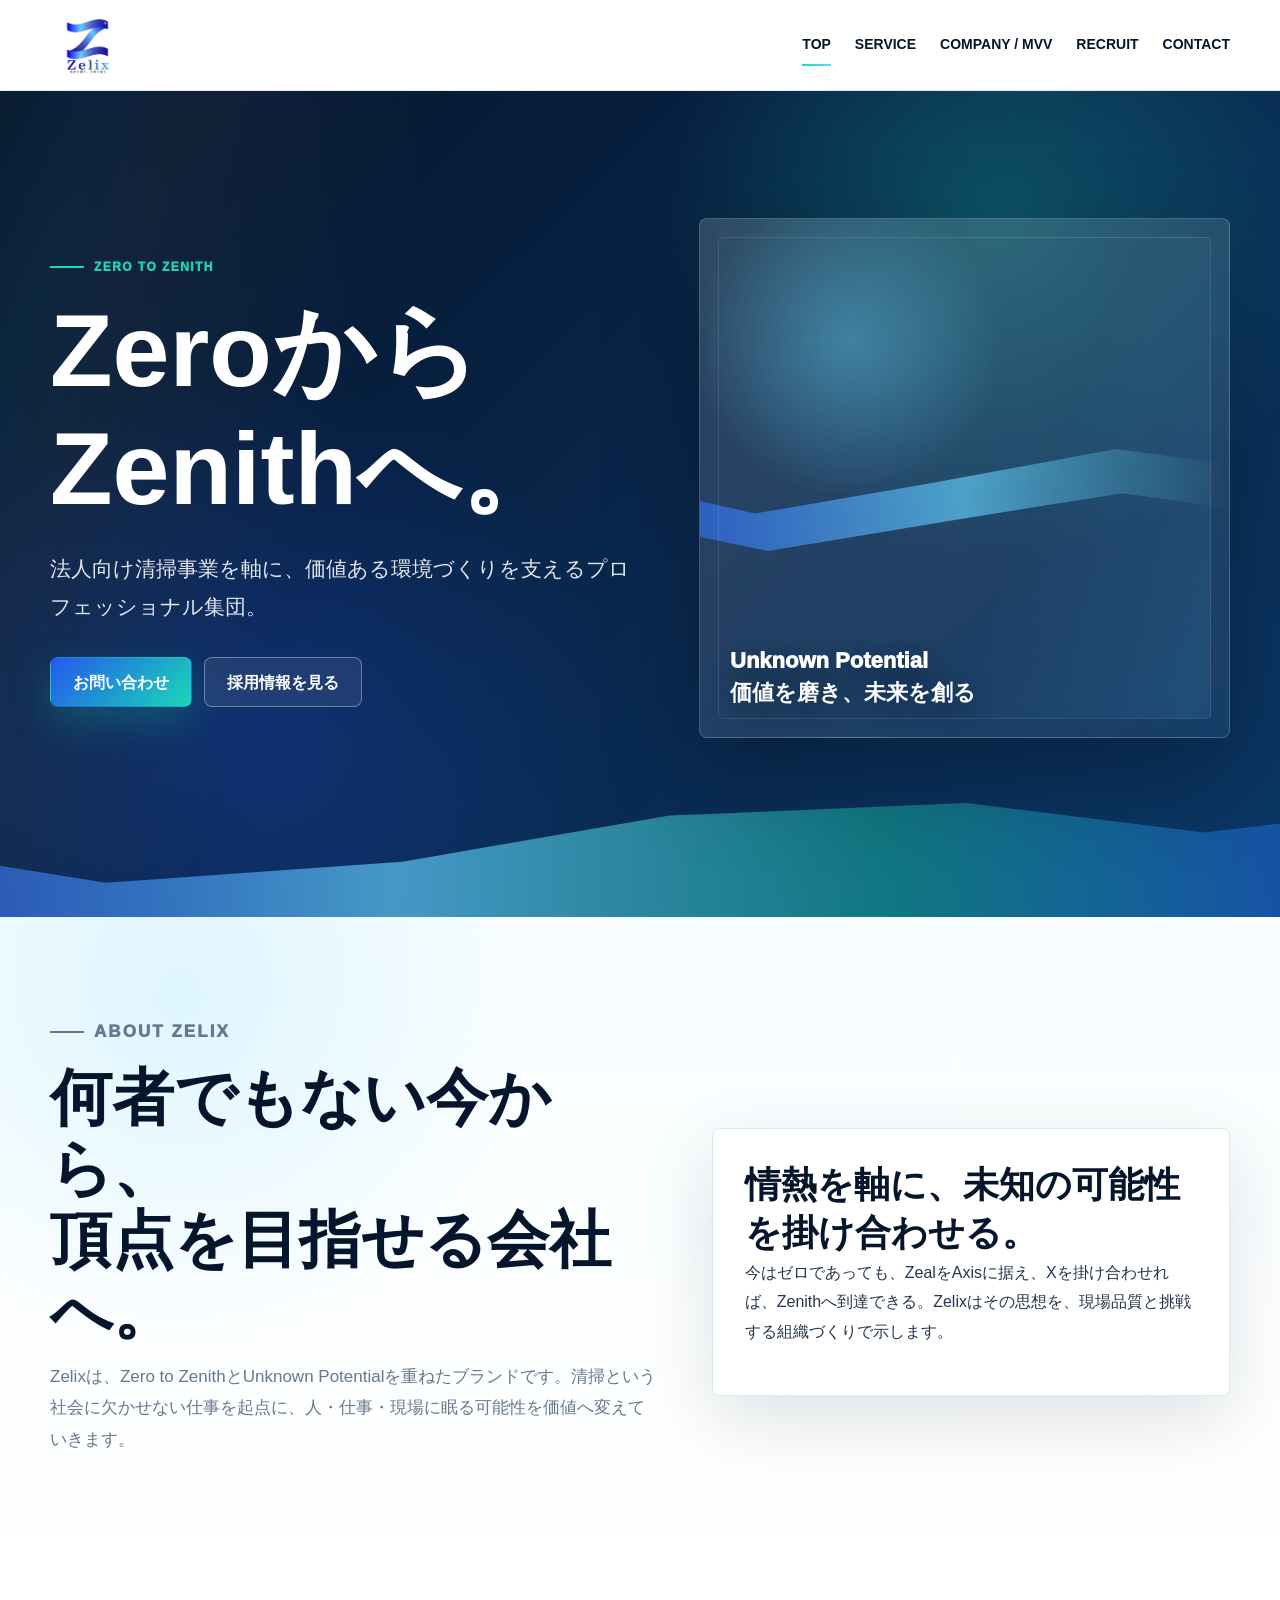
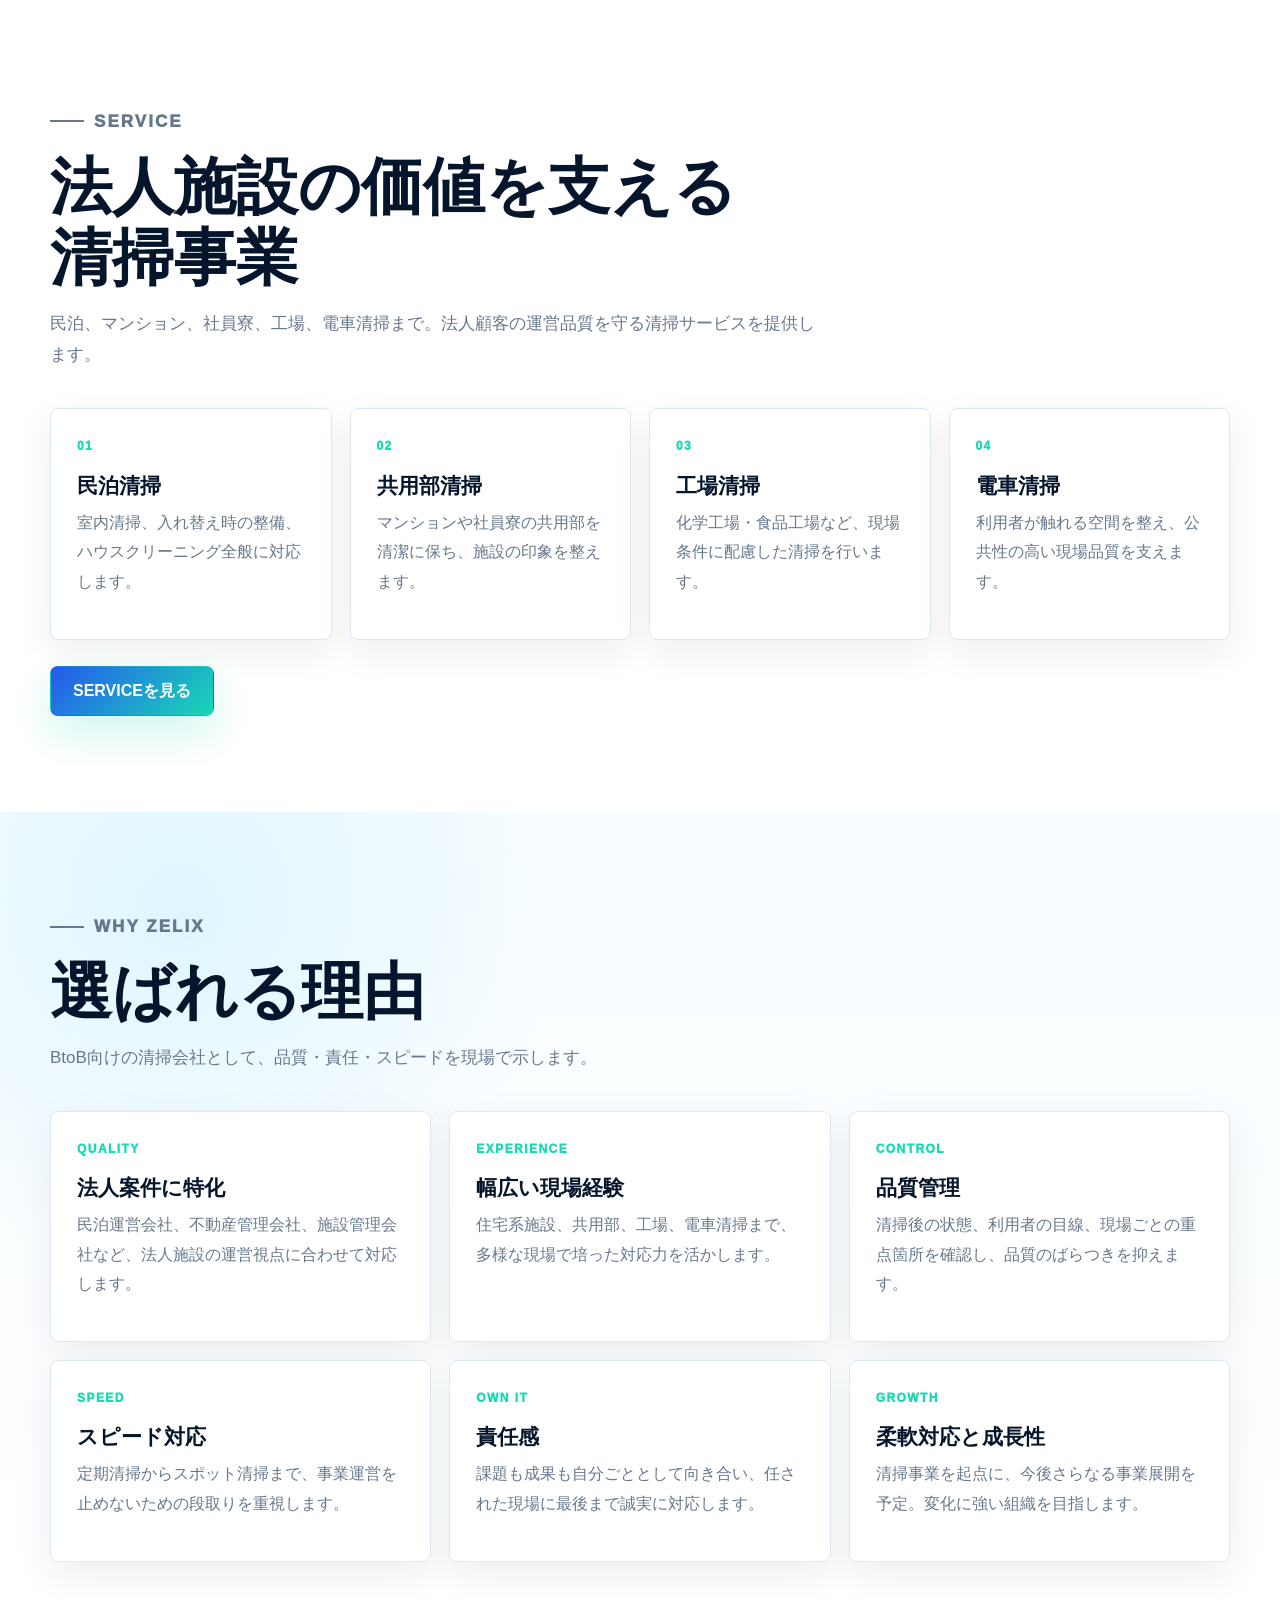
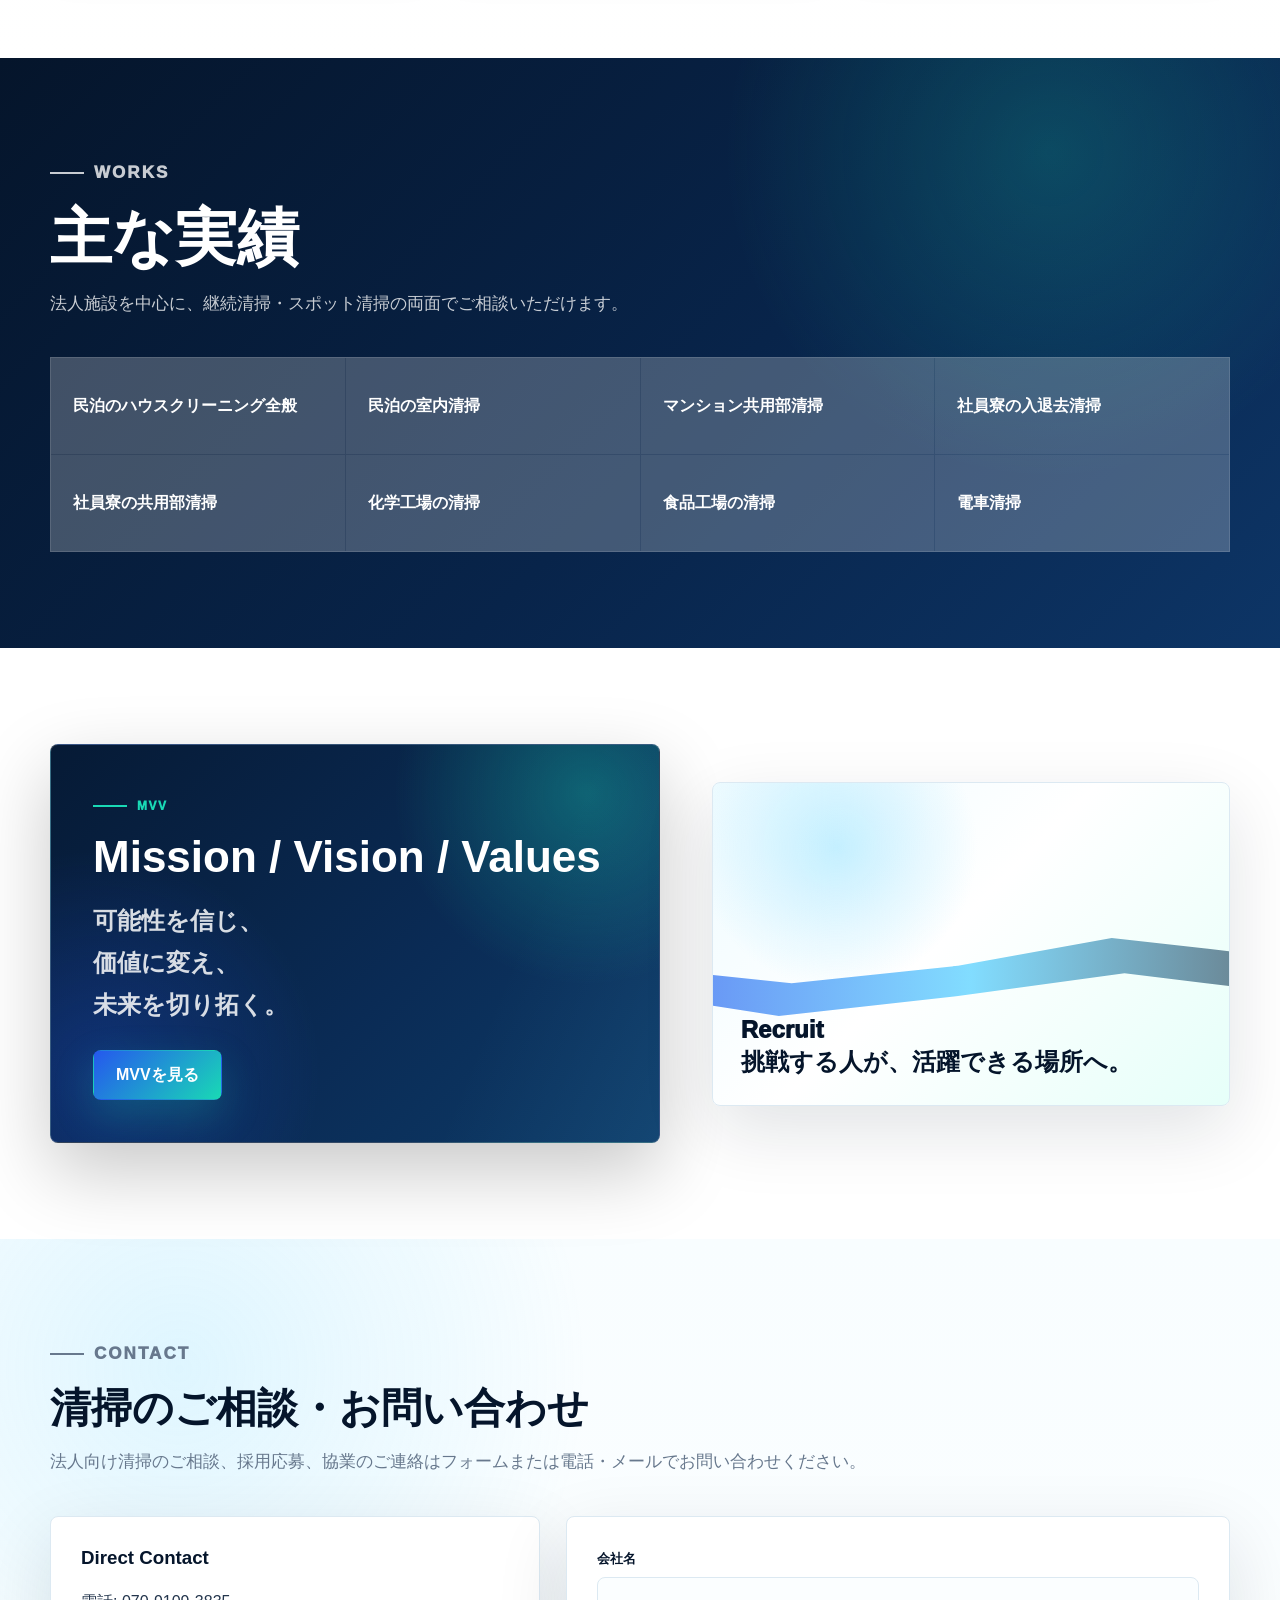
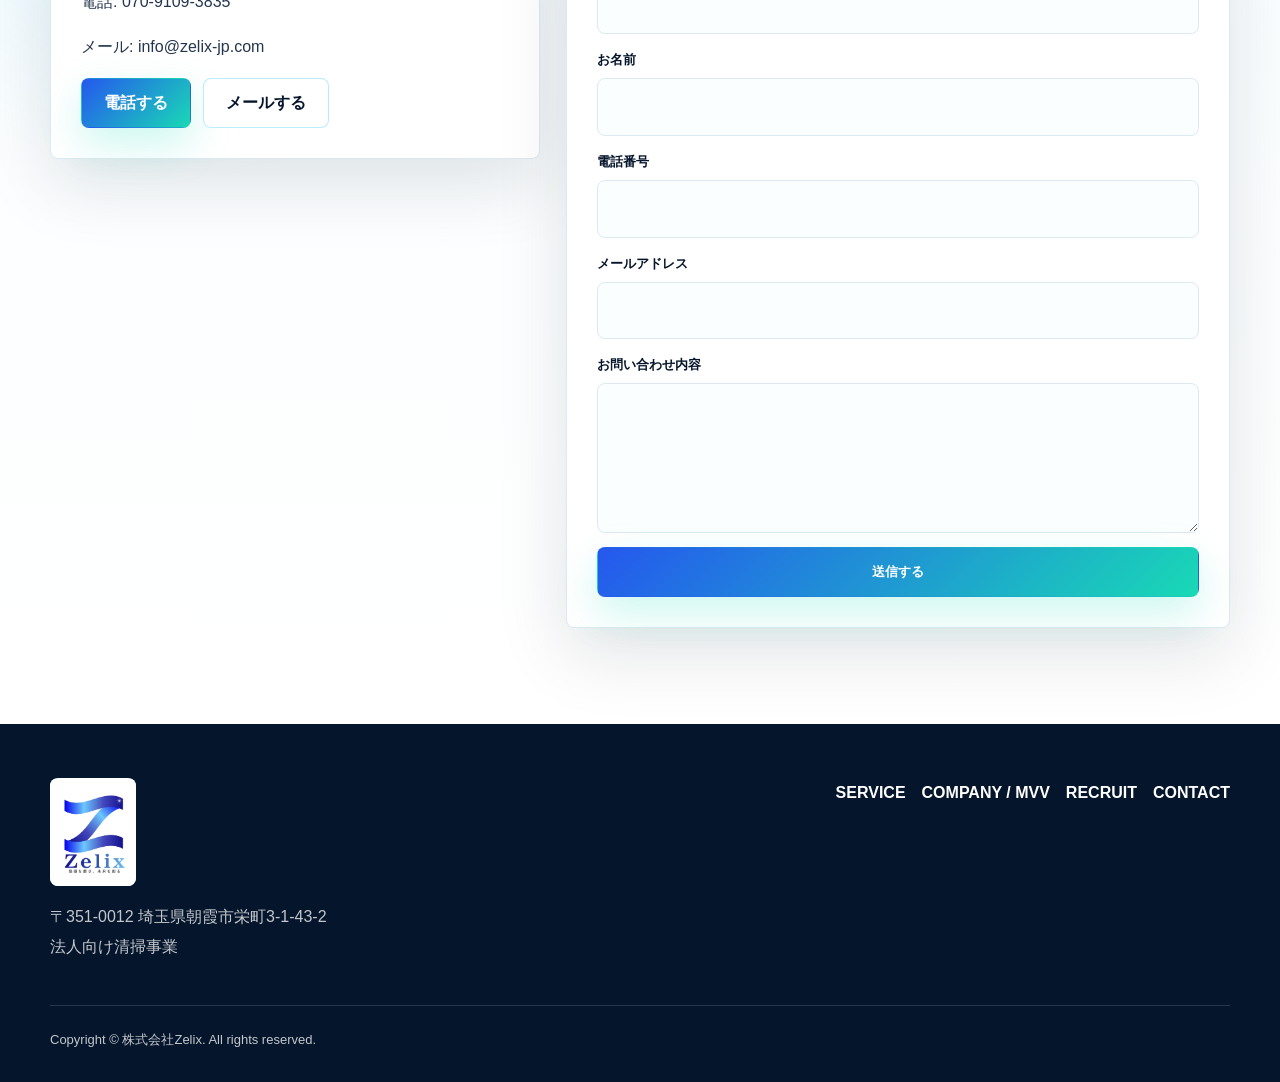
<file: index.html>
<!doctype html>
<html lang="ja">
<head>
  <meta charset="utf-8">
  <meta name="viewport" content="width=device-width, initial-scale=1">
  <title>株式会社Zelix | ZeroからZenithへ。法人向け清掃事業</title>
  <meta name="description" content="株式会社Zelixは埼玉県朝霞市を拠点に、法人向け清掃事業を展開する清掃会社です。民泊清掃、マンション共用部清掃、工場清掃、社員寮清掃などに対応します。">
  <meta name="keywords" content="株式会社Zelix,Zelix,埼玉県 清掃会社,朝霞市 清掃会社,法人 清掃,民泊 清掃,マンション 共用部 清掃,工場 清掃,社員寮 清掃,清掃 求人 埼玉,清掃 求人 朝霞市">
  <meta property="og:title" content="株式会社Zelix | 法人向け清掃事業">
  <meta property="og:description" content="ZeroからZenithへ。法人向け清掃事業を軸に、価値ある環境づくりを支えるプロフェッショナル集団。">
  <meta property="og:type" content="website">
  <meta property="og:image" content="assets/zelix-logo.jpg">
  <link rel="icon" href="assets/zelix-logo.jpg">
  <link rel="stylesheet" href="styles.css">
  <script type="application/ld+json">
  {"@context":"https://schema.org","@type":"CleaningService","name":"株式会社Zelix","address":{"@type":"PostalAddress","streetAddress":"栄町3-1-43-2","addressLocality":"朝霞市","addressRegion":"埼玉県","addressCountry":"JP"},"telephone":"070-9109-3835","email":"info@zelix-jp.com","areaServed":"埼玉県","description":"法人向け清掃事業"}
  </script>
</head>
<body>
  <header class="site-header">
    <div class="nav">
      <a class="brand" href="index.html"><img src="assets/zelix-logo.jpg" alt="株式会社Zelix ロゴ"></a>
      <button class="menu-toggle" type="button" aria-expanded="false" aria-label="メニュー">≡</button>
      <nav class="nav-links" aria-label="主要ナビゲーション">
        <a href="index.html" aria-current="page">TOP</a>
        <a href="services.html">SERVICE</a>
        <a href="company.html">COMPANY / MVV</a>
        <a href="careers.html">RECRUIT</a>
        <a href="#contact">CONTACT</a>
      </nav>
    </div>
  </header>

  <main>
    <section class="hero">
      <div class="hero-grid">
        <div>
          <p class="eyebrow">Zero to Zenith</p>
          <h1>Zeroから<br>Zenithへ。</h1>
          <p class="hero-lead">法人向け清掃事業を軸に、価値ある環境づくりを支えるプロフェッショナル集団。</p>
          <div class="hero-actions">
            <a class="btn btn-primary" href="#contact">お問い合わせ</a>
            <a class="btn btn-ghost" href="careers.html">採用情報を見る</a>
          </div>
        </div>
        <div class="hero-visual" aria-label="Zelixブランドビジュアル">
          <strong>Unknown Potential<br>価値を磨き、未来を創る</strong>
        </div>
      </div>
    </section>

    <section class="section section-soft">
      <div class="container split">
        <div class="section-head">
          <p class="eyebrow">About Zelix</p>
          <h2>何者でもない今から、<br>頂点を目指せる会社へ。</h2>
          <p>Zelixは、Zero to ZenithとUnknown Potentialを重ねたブランドです。清掃という社会に欠かせない仕事を起点に、人・仕事・現場に眠る可能性を価値へ変えていきます。</p>
        </div>
        <div class="concept-copy">
          <strong>情熱を軸に、未知の可能性を掛け合わせる。</strong>
          <p>今はゼロであっても、ZealをAxisに据え、Xを掛け合わせれば、Zenithへ到達できる。Zelixはその思想を、現場品質と挑戦する組織づくりで示します。</p>
        </div>
      </div>
    </section>

    <section class="section">
      <div class="container">
        <div class="section-head">
          <p class="eyebrow">Service</p>
          <h2>法人施設の価値を支える<br>清掃事業</h2>
          <p>民泊、マンション、社員寮、工場、電車清掃まで。法人顧客の運営品質を守る清掃サービスを提供します。</p>
        </div>
        <div class="grid-4">
          <article class="card"><small>01</small><h3>民泊清掃</h3><p>室内清掃、入れ替え時の整備、ハウスクリーニング全般に対応します。</p></article>
          <article class="card"><small>02</small><h3>共用部清掃</h3><p>マンションや社員寮の共用部を清潔に保ち、施設の印象を整えます。</p></article>
          <article class="card"><small>03</small><h3>工場清掃</h3><p>化学工場・食品工場など、現場条件に配慮した清掃を行います。</p></article>
          <article class="card"><small>04</small><h3>電車清掃</h3><p>利用者が触れる空間を整え、公共性の高い現場品質を支えます。</p></article>
        </div>
        <div class="actions" style="margin-top: 26px;"><a class="btn btn-primary" href="services.html">SERVICEを見る</a></div>
      </div>
    </section>

    <section class="section section-soft">
      <div class="container">
        <div class="section-head">
          <p class="eyebrow">Why Zelix</p>
          <h2>選ばれる理由</h2>
          <p>BtoB向けの清掃会社として、品質・責任・スピードを現場で示します。</p>
        </div>
        <div class="grid-3">
          <article class="card"><small>Quality</small><h3>法人案件に特化</h3><p>民泊運営会社、不動産管理会社、施設管理会社など、法人施設の運営視点に合わせて対応します。</p></article>
          <article class="card"><small>Experience</small><h3>幅広い現場経験</h3><p>住宅系施設、共用部、工場、電車清掃まで、多様な現場で培った対応力を活かします。</p></article>
          <article class="card"><small>Control</small><h3>品質管理</h3><p>清掃後の状態、利用者の目線、現場ごとの重点箇所を確認し、品質のばらつきを抑えます。</p></article>
          <article class="card"><small>Speed</small><h3>スピード対応</h3><p>定期清掃からスポット清掃まで、事業運営を止めないための段取りを重視します。</p></article>
          <article class="card"><small>Own It</small><h3>責任感</h3><p>課題も成果も自分ごととして向き合い、任された現場に最後まで誠実に対応します。</p></article>
          <article class="card"><small>Growth</small><h3>柔軟対応と成長性</h3><p>清掃事業を起点に、今後さらなる事業展開を予定。変化に強い組織を目指します。</p></article>
        </div>
      </div>
    </section>

    <section class="section section-dark">
      <div class="container">
        <div class="section-head">
          <p class="eyebrow">Works</p>
          <h2>主な実績</h2>
          <p>法人施設を中心に、継続清掃・スポット清掃の両面でご相談いただけます。</p>
        </div>
        <ul class="works">
          <li>民泊のハウスクリーニング全般</li>
          <li>民泊の室内清掃</li>
          <li>マンション共用部清掃</li>
          <li>社員寮の入退去清掃</li>
          <li>社員寮の共用部清掃</li>
          <li>化学工場の清掃</li>
          <li>食品工場の清掃</li>
          <li>電車清掃</li>
        </ul>
      </div>
    </section>

    <section class="section">
      <div class="container split">
        <div class="mvv-hero section-dark">
          <p class="eyebrow">MVV</p>
          <strong>Mission / Vision / Values</strong>
          <p>可能性を信じ、<br>価値に変え、<br>未来を切り拓く。</p>
          <div class="actions"><a class="btn btn-primary" href="company.html#mvv">MVVを見る</a></div>
        </div>
        <div class="media-frame"><span>Recruit<br>挑戦する人が、活躍できる場所へ。</span></div>
      </div>
    </section>

    <section class="section section-soft" id="contact">
      <div class="container">
        <div class="section-head contact-head">
          <p class="eyebrow">Contact</p>
          <h2 class="contact-title">清掃のご相談・お問い合わせ</h2>
          <p>法人向け清掃のご相談、採用応募、協業のご連絡はフォームまたは電話・メールでお問い合わせください。</p>
        </div>
        <div class="contact-panel">
          <div class="contact-direct">
            <h3>Direct Contact</h3>
            <p>電話: <a href="tel:07091093835">070-9109-3835</a></p>
            <p>メール: <a href="mailto:info@zelix-jp.com">info@zelix-jp.com</a></p>
            <div class="actions"><a class="btn btn-primary" href="tel:07091093835">電話する</a><a class="btn btn-light" href="mailto:info@zelix-jp.com">メールする</a></div>
          </div>
          <form class="contact-form" action="https://formspree.io/f/YOUR_FORM_ID" method="POST" data-contact-form>
            <input type="hidden" name="_subject" value="株式会社Zelix 公式サイトからのお問い合わせ">
            <div class="form-grid">
              <div class="field"><label for="company-name">会社名</label><input id="company-name" name="会社名" autocomplete="organization"></div>
              <div class="field"><label for="name">お名前</label><input id="name" name="お名前" autocomplete="name" required></div>
              <div class="field"><label for="phone">電話番号</label><input id="phone" name="電話番号" autocomplete="tel"></div>
              <div class="field"><label for="email">メールアドレス</label><input id="email" type="email" name="email" autocomplete="email" required></div>
              <div class="field"><label for="message">お問い合わせ内容</label><textarea id="message" name="お問い合わせ内容" required></textarea></div>
              <button class="btn btn-primary" type="submit">送信する</button>
            </div>
            <p class="form-message" data-form-message></p>
          </form>
        </div>
      </div>
    </section>
  </main>

  <footer class="site-footer">
    <div class="container footer-grid">
      <div><a class="footer-brand" href="index.html"><img src="assets/zelix-logo.jpg" alt="株式会社Zelix ロゴ"></a><p>〒351-0012 埼玉県朝霞市栄町3-1-43-2<br>法人向け清掃事業</p></div>
      <nav class="footer-links" aria-label="フッターナビゲーション"><a href="services.html">SERVICE</a><a href="company.html">COMPANY / MVV</a><a href="careers.html">RECRUIT</a><a href="#contact">CONTACT</a></nav>
    </div>
    <div class="container copyright">Copyright © 株式会社Zelix. All rights reserved.</div>
  </footer>
  <script src="script.js" defer></script>
</body>
</html>
</file>
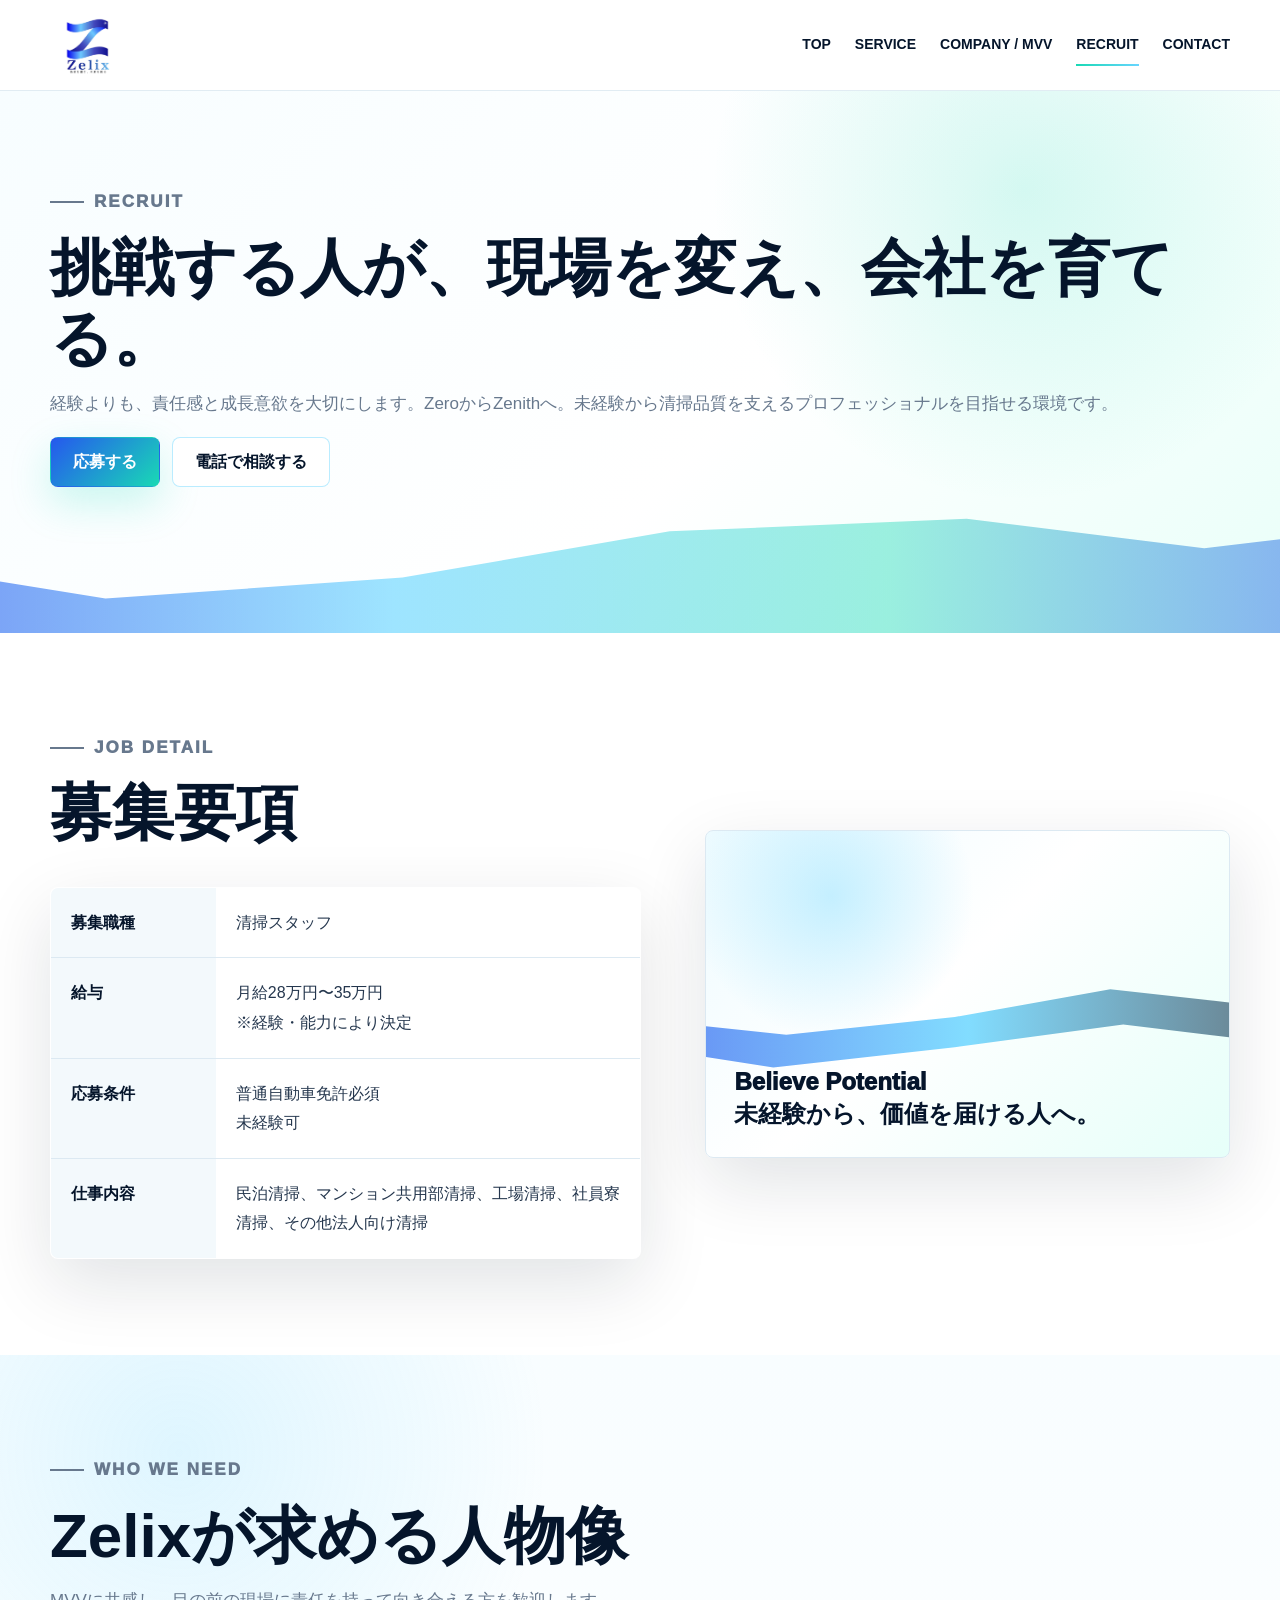
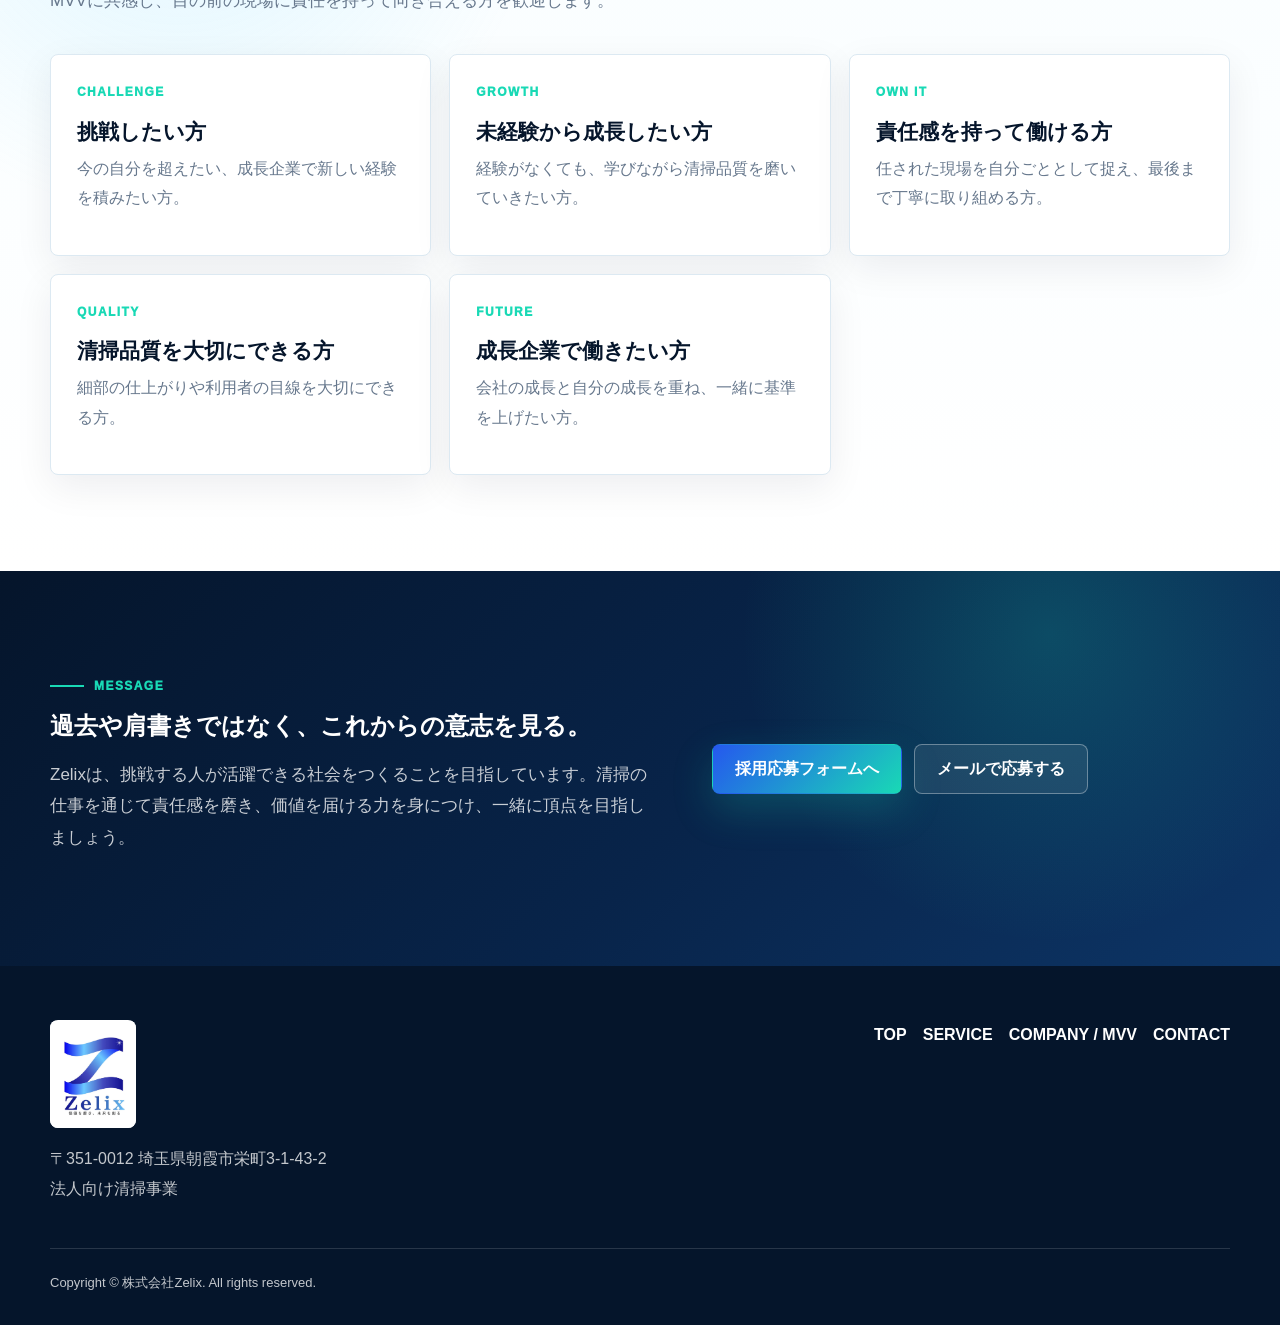
<file: careers.html>
<!doctype html>
<html lang="ja">
<head>
  <meta charset="utf-8">
  <meta name="viewport" content="width=device-width, initial-scale=1">
  <title>RECRUIT | 株式会社Zelix</title>
  <meta name="description" content="株式会社Zelixの採用情報。清掃スタッフを募集しています。月給28万円〜35万円、普通自動車免許必須、未経験可。清掃求人 埼玉・朝霞市。">
  <meta property="og:title" content="RECRUIT | 株式会社Zelix">
  <meta property="og:description" content="ZeroからZenithへ。挑戦したい方、未経験から成長したい方を歓迎します。">
  <meta property="og:type" content="website">
  <meta property="og:image" content="assets/zelix-logo.jpg">
  <link rel="icon" href="assets/zelix-logo.jpg">
  <link rel="stylesheet" href="styles.css">
</head>
<body>
  <header class="site-header">
    <div class="nav">
      <a class="brand" href="index.html"><img src="assets/zelix-logo.jpg" alt="株式会社Zelix ロゴ"></a>
      <button class="menu-toggle" type="button" aria-expanded="false" aria-label="メニュー">≡</button>
      <nav class="nav-links" aria-label="主要ナビゲーション">
        <a href="index.html">TOP</a>
        <a href="services.html">SERVICE</a>
        <a href="company.html">COMPANY / MVV</a>
        <a href="careers.html" aria-current="page">RECRUIT</a>
        <a href="index.html#contact">CONTACT</a>
      </nav>
    </div>
  </header>

  <main>
    <section class="page-hero">
      <div class="container">
        <p class="eyebrow">Recruit</p>
        <h1>挑戦する人が、現場を変え、会社を育てる。</h1>
        <p>経験よりも、責任感と成長意欲を大切にします。ZeroからZenithへ。未経験から清掃品質を支えるプロフェッショナルを目指せる環境です。</p>
        <div class="actions"><a class="btn btn-primary" href="index.html#contact">応募する</a><a class="btn btn-light" href="tel:07091093835">電話で相談する</a></div>
      </div>
    </section>

    <section class="section">
      <div class="container split balanced-split">
        <div>
          <div class="section-head">
            <p class="eyebrow">Job Detail</p>
            <h2>募集要項</h2>
          </div>
          <table class="table">
            <tbody>
              <tr><th>募集職種</th><td>清掃スタッフ</td></tr>
              <tr><th>給与</th><td>月給28万円〜35万円<br>※経験・能力により決定</td></tr>
              <tr><th>応募条件</th><td>普通自動車免許必須<br>未経験可</td></tr>
              <tr><th>仕事内容</th><td>民泊清掃、マンション共用部清掃、工場清掃、社員寮清掃、その他法人向け清掃</td></tr>
            </tbody>
          </table>
        </div>
        <div class="media-frame"><span>Believe Potential<br>未経験から、価値を届ける人へ。</span></div>
      </div>
    </section>

    <section class="section section-soft">
      <div class="container">
        <div class="section-head">
          <p class="eyebrow">Who We Need</p>
          <h2>Zelixが求める人物像</h2>
          <p>MVVに共感し、目の前の現場に責任を持って向き合える方を歓迎します。</p>
        </div>
        <div class="grid-3">
          <article class="card"><small>Challenge</small><h3>挑戦したい方</h3><p>今の自分を超えたい、成長企業で新しい経験を積みたい方。</p></article>
          <article class="card"><small>Growth</small><h3>未経験から成長したい方</h3><p>経験がなくても、学びながら清掃品質を磨いていきたい方。</p></article>
          <article class="card"><small>Own It</small><h3>責任感を持って働ける方</h3><p>任された現場を自分ごととして捉え、最後まで丁寧に取り組める方。</p></article>
          <article class="card"><small>Quality</small><h3>清掃品質を大切にできる方</h3><p>細部の仕上がりや利用者の目線を大切にできる方。</p></article>
          <article class="card"><small>Future</small><h3>成長企業で働きたい方</h3><p>会社の成長と自分の成長を重ね、一緒に基準を上げたい方。</p></article>
        </div>
      </div>
    </section>

    <section class="section section-dark">
      <div class="container split">
        <div>
          <p class="eyebrow">Message</p>
          <h2>過去や肩書きではなく、これからの意志を見る。</h2>
          <p class="lead">Zelixは、挑戦する人が活躍できる社会をつくることを目指しています。清掃の仕事を通じて責任感を磨き、価値を届ける力を身につけ、一緒に頂点を目指しましょう。</p>
        </div>
        <div class="actions"><a class="btn btn-primary" href="index.html#contact">採用応募フォームへ</a><a class="btn btn-ghost" href="mailto:info@zelix-jp.com?subject=採用応募について">メールで応募する</a></div>
      </div>
    </section>
  </main>

  <footer class="site-footer">
    <div class="container footer-grid">
      <div><a class="footer-brand" href="index.html"><img src="assets/zelix-logo.jpg" alt="株式会社Zelix ロゴ"></a><p>〒351-0012 埼玉県朝霞市栄町3-1-43-2<br>法人向け清掃事業</p></div>
      <nav class="footer-links" aria-label="フッターナビゲーション"><a href="index.html">TOP</a><a href="services.html">SERVICE</a><a href="company.html">COMPANY / MVV</a><a href="index.html#contact">CONTACT</a></nav>
    </div>
    <div class="container copyright">Copyright © 株式会社Zelix. All rights reserved.</div>
  </footer>
  <script src="script.js" defer></script>
</body>
</html>
</file>
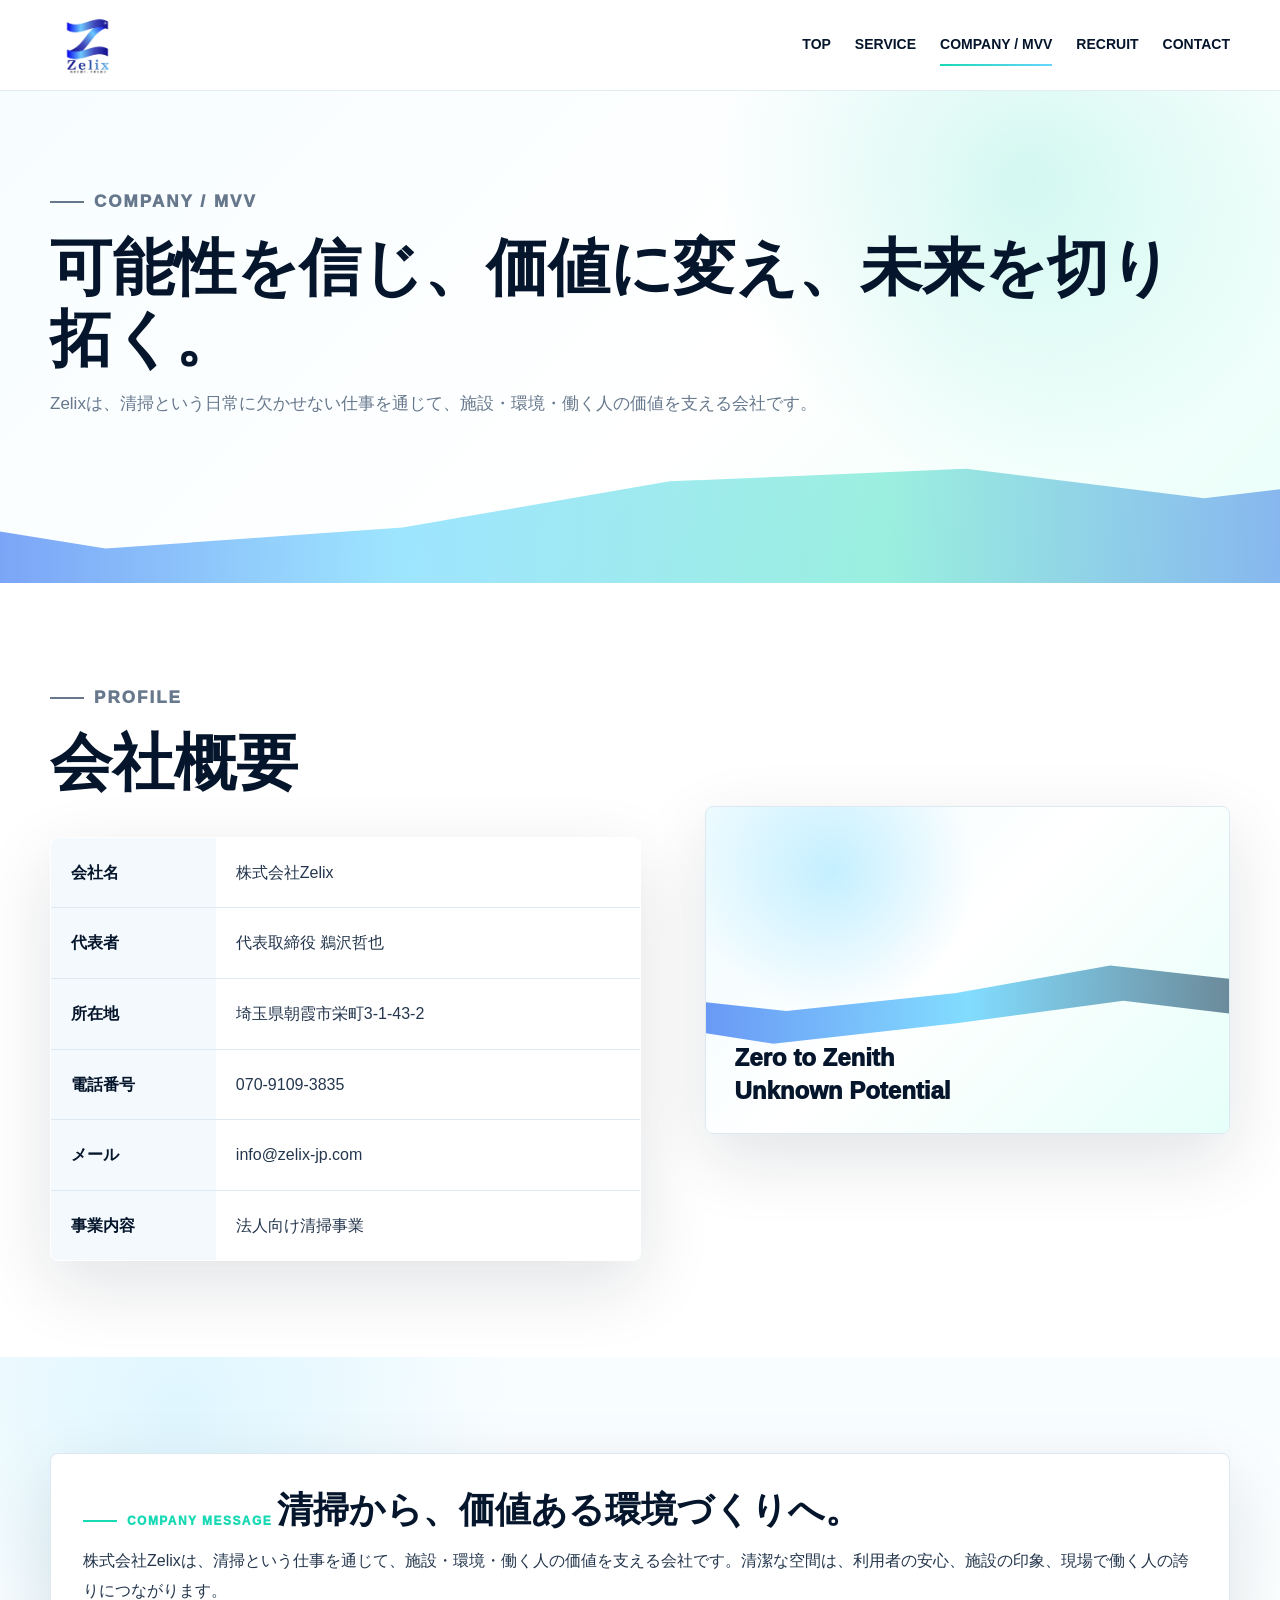
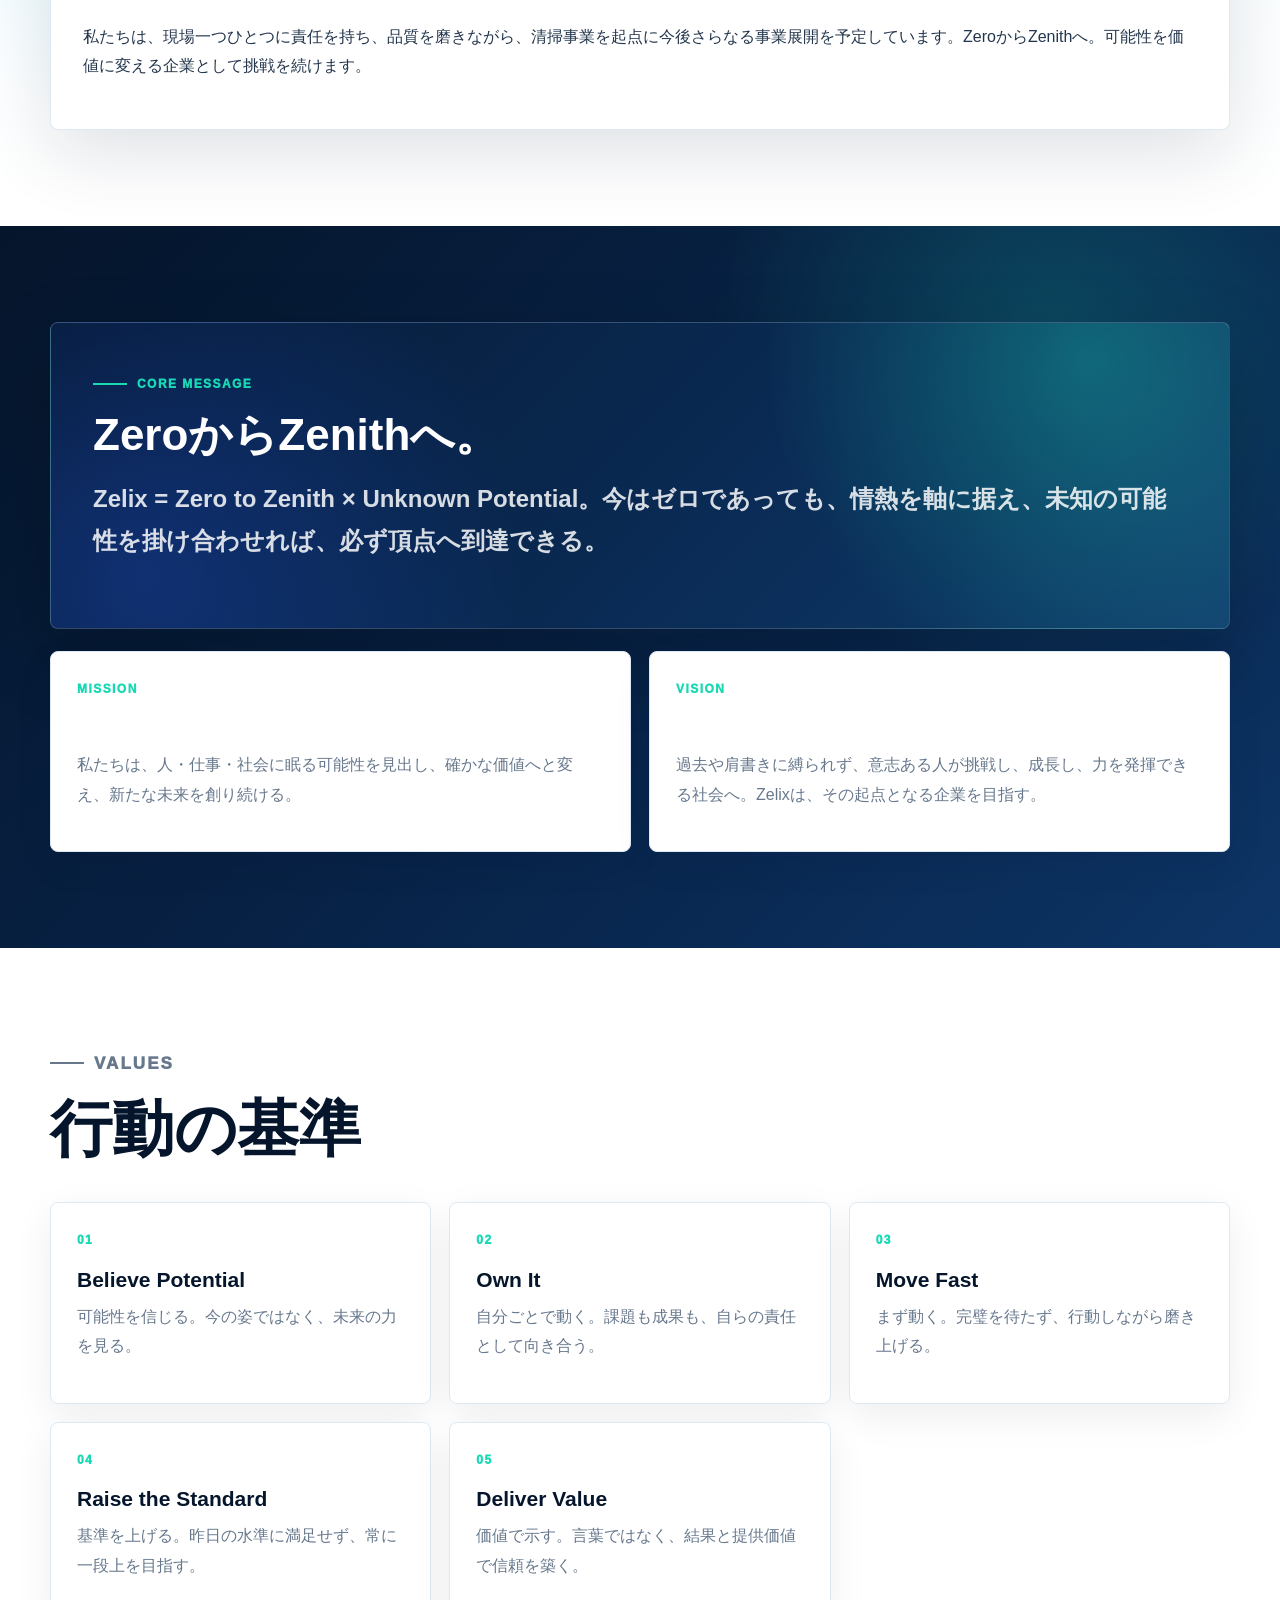
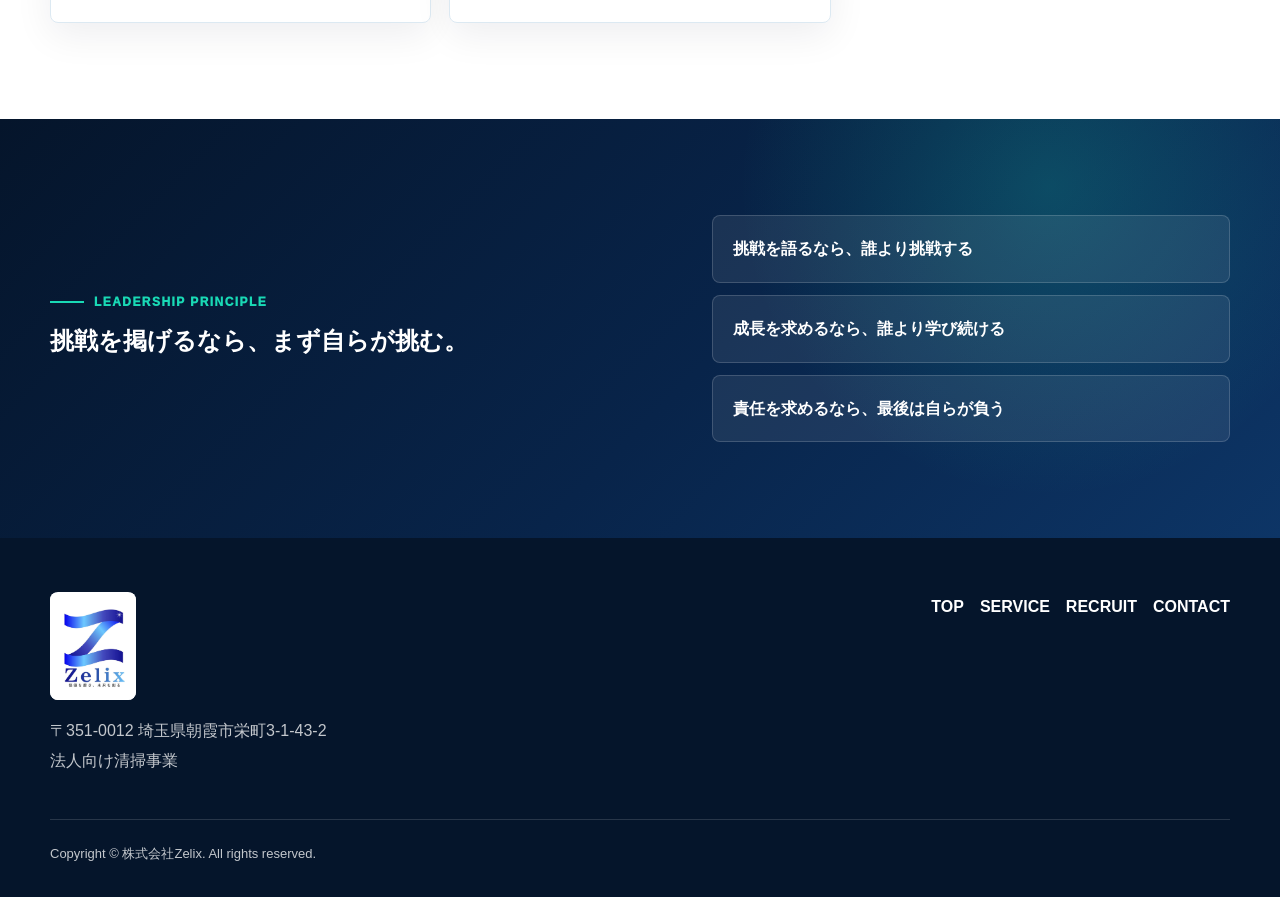
<file: company.html>
<!doctype html>
<html lang="ja">
<head>
  <meta charset="utf-8">
  <meta name="viewport" content="width=device-width, initial-scale=1">
  <title>COMPANY / MVV | 株式会社Zelix</title>
  <meta name="description" content="株式会社Zelixの会社概要、Mission、Vision、Values、Leadership Principle。ZeroからZenithへ。可能性を信じ、価値に変え、未来を切り拓きます。">
  <meta property="og:title" content="COMPANY / MVV | 株式会社Zelix">
  <meta property="og:description" content="ZeroからZenithへ。株式会社Zelixの会社概要とMVVを掲載しています。">
  <meta property="og:type" content="website">
  <meta property="og:image" content="assets/zelix-logo.jpg">
  <link rel="icon" href="assets/zelix-logo.jpg">
  <link rel="stylesheet" href="styles.css">
</head>
<body>
  <header class="site-header">
    <div class="nav">
      <a class="brand" href="index.html"><img src="assets/zelix-logo.jpg" alt="株式会社Zelix ロゴ"></a>
      <button class="menu-toggle" type="button" aria-expanded="false" aria-label="メニュー">≡</button>
      <nav class="nav-links" aria-label="主要ナビゲーション">
        <a href="index.html">TOP</a>
        <a href="services.html">SERVICE</a>
        <a href="company.html" aria-current="page">COMPANY / MVV</a>
        <a href="careers.html">RECRUIT</a>
        <a href="index.html#contact">CONTACT</a>
      </nav>
    </div>
  </header>

  <main>
    <section class="page-hero">
      <div class="container">
        <p class="eyebrow">Company / MVV</p>
        <h1>可能性を信じ、価値に変え、未来を切り拓く。</h1>
        <p>Zelixは、清掃という日常に欠かせない仕事を通じて、施設・環境・働く人の価値を支える会社です。</p>
      </div>
    </section>

    <section class="section">
      <div class="container split balanced-split">
        <div>
          <div class="section-head">
            <p class="eyebrow">Profile</p>
            <h2>会社概要</h2>
          </div>
          <table class="table">
            <tbody>
              <tr><th>会社名</th><td>株式会社Zelix</td></tr>
              <tr><th>代表者</th><td>代表取締役 鵜沢哲也</td></tr>
              <tr><th>所在地</th><td>埼玉県朝霞市栄町3-1-43-2</td></tr>
              <tr><th>電話番号</th><td><a href="tel:07091093835">070-9109-3835</a></td></tr>
              <tr><th>メール</th><td><a href="mailto:info@zelix-jp.com">info@zelix-jp.com</a></td></tr>
              <tr><th>事業内容</th><td>法人向け清掃事業</td></tr>
            </tbody>
          </table>
        </div>
        <div class="media-frame"><span>Zero to Zenith<br>Unknown Potential</span></div>
      </div>
    </section>

    <section class="section section-soft">
      <div class="container">
        <div class="concept-copy">
          <p class="eyebrow">Company Message</p>
          <strong>清掃から、価値ある環境づくりへ。</strong>
          <p>株式会社Zelixは、清掃という仕事を通じて、施設・環境・働く人の価値を支える会社です。清潔な空間は、利用者の安心、施設の印象、現場で働く人の誇りにつながります。</p>
          <p>私たちは、現場一つひとつに責任を持ち、品質を磨きながら、清掃事業を起点に今後さらなる事業展開を予定しています。ZeroからZenithへ。可能性を価値に変える企業として挑戦を続けます。</p>
        </div>
      </div>
    </section>

    <section class="section section-dark" id="mvv">
      <div class="container">
        <div class="mvv-hero">
          <p class="eyebrow">Core Message</p>
          <strong>ZeroからZenithへ。</strong>
          <p>Zelix = Zero to Zenith × Unknown Potential。今はゼロであっても、情熱を軸に据え、未知の可能性を掛け合わせれば、必ず頂点へ到達できる。</p>
        </div>
        <div class="grid-2" style="margin-top: 22px;">
          <article class="value-card"><small>Mission</small><h3>可能性を信じ、価値に変え、未来を切り拓く。</h3><p>私たちは、人・仕事・社会に眠る可能性を見出し、確かな価値へと変え、新たな未来を創り続ける。</p></article>
          <article class="value-card"><small>Vision</small><h3>挑戦する人が活躍できる社会をつくる。</h3><p>過去や肩書きに縛られず、意志ある人が挑戦し、成長し、力を発揮できる社会へ。Zelixは、その起点となる企業を目指す。</p></article>
        </div>
      </div>
    </section>

    <section class="section">
      <div class="container">
        <div class="section-head">
          <p class="eyebrow">Values</p>
          <h2>行動の基準</h2>
        </div>
        <div class="grid-3">
          <article class="value-card"><small>01</small><h3>Believe Potential</h3><p>可能性を信じる。今の姿ではなく、未来の力を見る。</p></article>
          <article class="value-card"><small>02</small><h3>Own It</h3><p>自分ごとで動く。課題も成果も、自らの責任として向き合う。</p></article>
          <article class="value-card"><small>03</small><h3>Move Fast</h3><p>まず動く。完璧を待たず、行動しながら磨き上げる。</p></article>
          <article class="value-card"><small>04</small><h3>Raise the Standard</h3><p>基準を上げる。昨日の水準に満足せず、常に一段上を目指す。</p></article>
          <article class="value-card"><small>05</small><h3>Deliver Value</h3><p>価値で示す。言葉ではなく、結果と提供価値で信頼を築く。</p></article>
        </div>
      </div>
    </section>

    <section class="section section-dark">
      <div class="container split">
        <div>
          <p class="eyebrow">Leadership Principle</p>
          <h2>挑戦を掲げるなら、まず自らが挑む。</h2>
        </div>
        <ul class="principles">
          <li>挑戦を語るなら、誰より挑戦する</li>
          <li>成長を求めるなら、誰より学び続ける</li>
          <li>責任を求めるなら、最後は自らが負う</li>
        </ul>
      </div>
    </section>
  </main>

  <footer class="site-footer">
    <div class="container footer-grid">
      <div><a class="footer-brand" href="index.html"><img src="assets/zelix-logo.jpg" alt="株式会社Zelix ロゴ"></a><p>〒351-0012 埼玉県朝霞市栄町3-1-43-2<br>法人向け清掃事業</p></div>
      <nav class="footer-links" aria-label="フッターナビゲーション"><a href="index.html">TOP</a><a href="services.html">SERVICE</a><a href="careers.html">RECRUIT</a><a href="index.html#contact">CONTACT</a></nav>
    </div>
    <div class="container copyright">Copyright © 株式会社Zelix. All rights reserved.</div>
  </footer>
  <script src="script.js" defer></script>
</body>
</html>
</file>
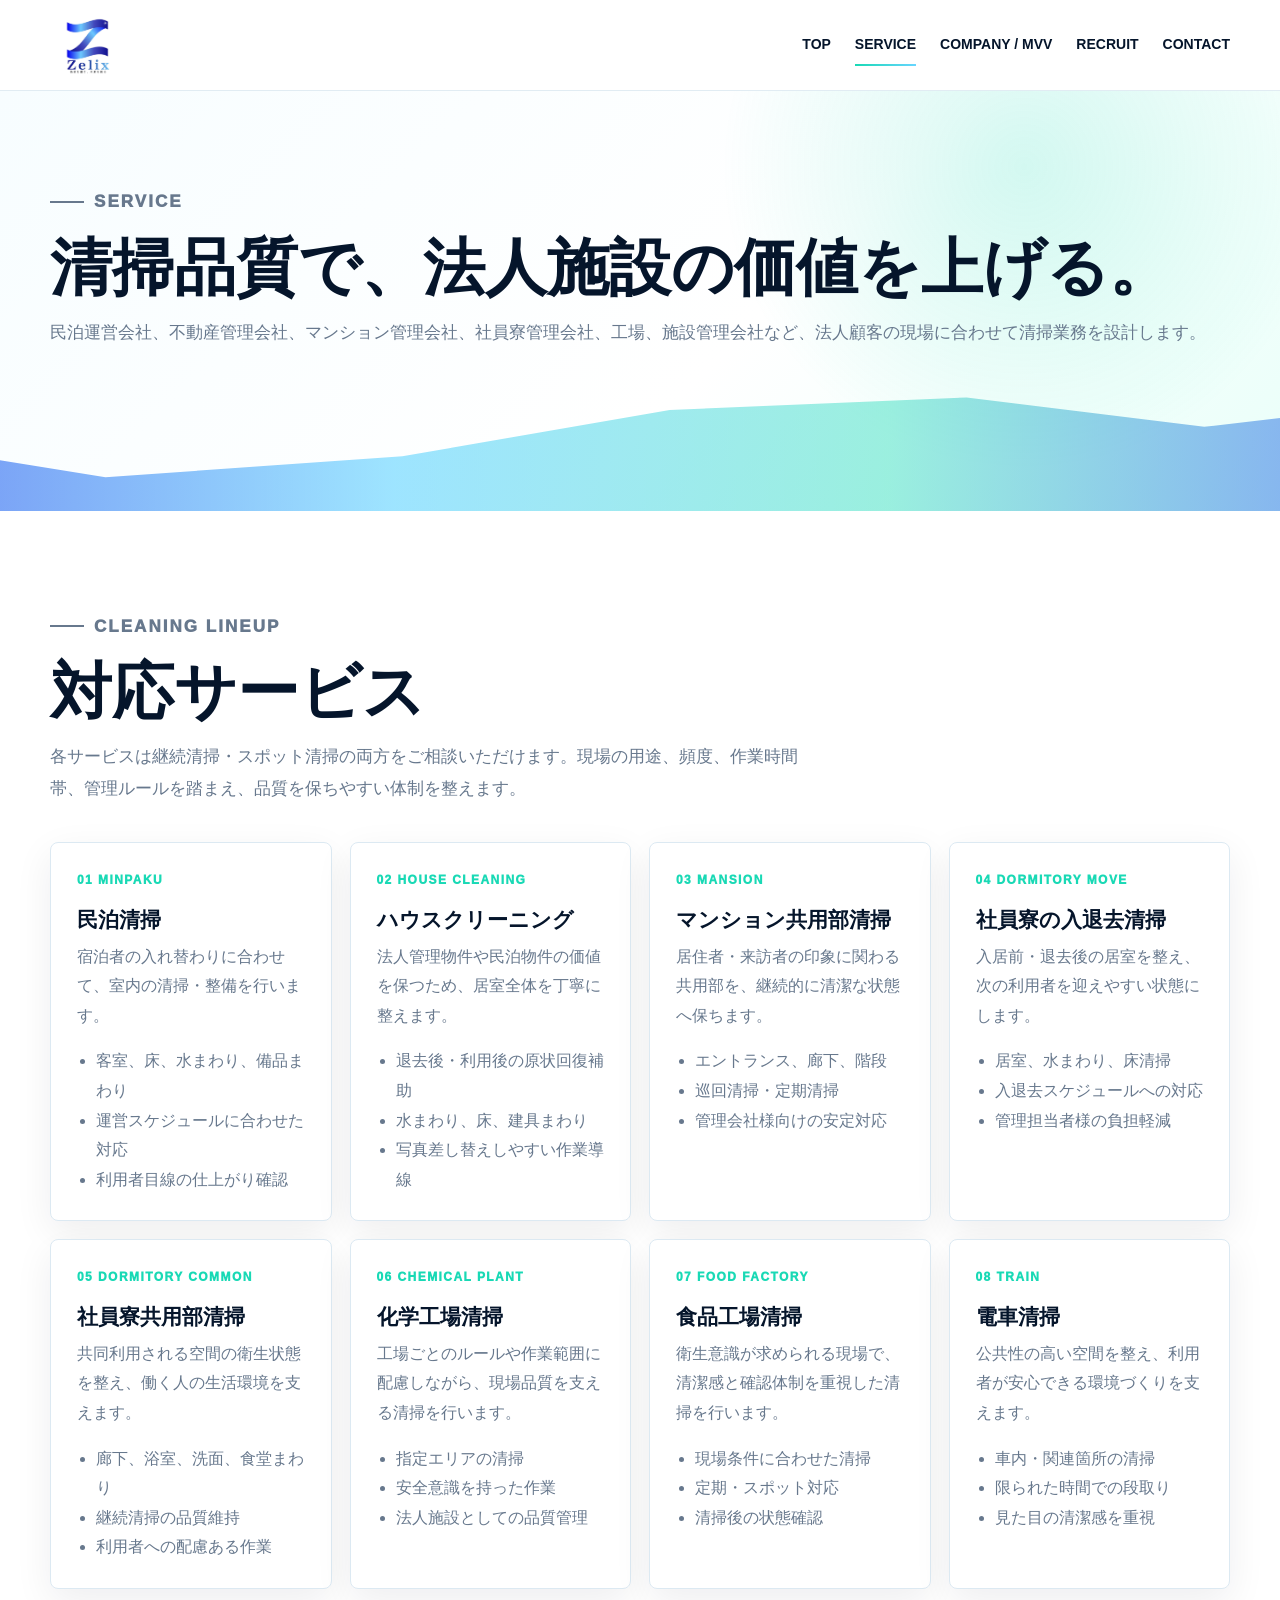
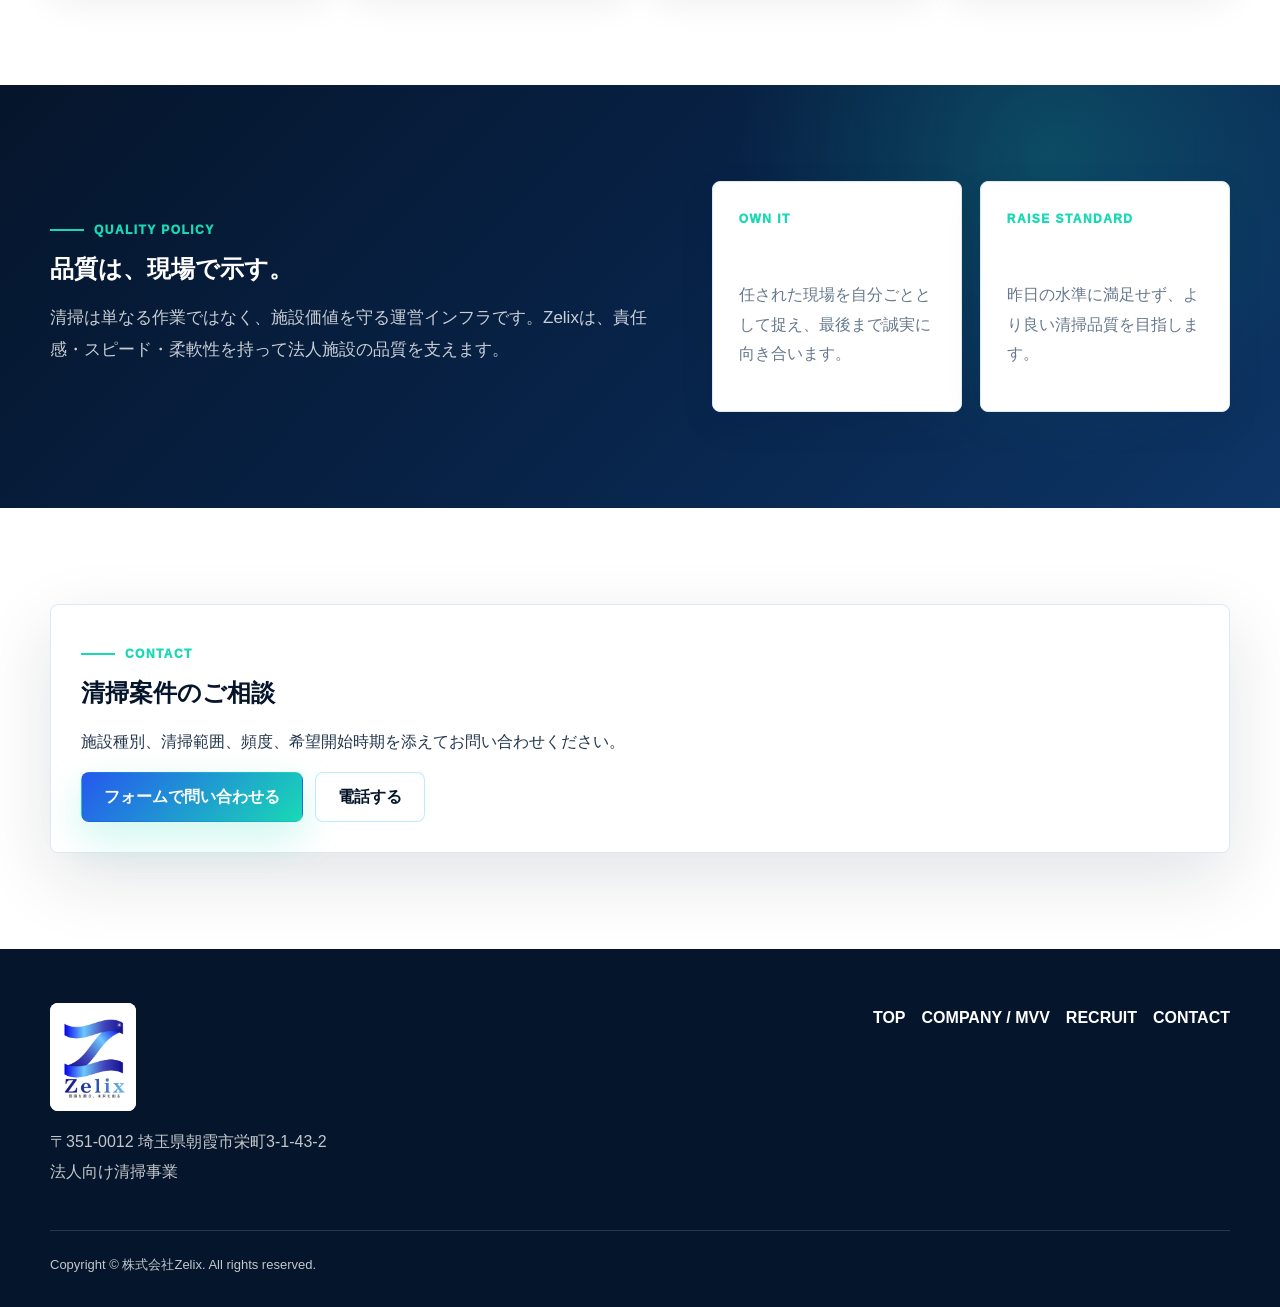
<file: services.html>
<!doctype html>
<html lang="ja">
<head>
  <meta charset="utf-8">
  <meta name="viewport" content="width=device-width, initial-scale=1">
  <title>SERVICE | 株式会社Zelix</title>
  <meta name="description" content="株式会社Zelixの事業内容。民泊清掃、ハウスクリーニング、マンション共用部清掃、社員寮清掃、化学工場清掃、食品工場清掃、電車清掃など法人向け清掃に対応します。">
  <meta property="og:title" content="SERVICE | 株式会社Zelix">
  <meta property="og:description" content="法人施設の品質を支える清掃サービス。継続清掃・スポット清掃の両方に対応します。">
  <meta property="og:type" content="website">
  <meta property="og:image" content="assets/zelix-logo.jpg">
  <link rel="icon" href="assets/zelix-logo.jpg">
  <link rel="stylesheet" href="styles.css">
</head>
<body>
  <header class="site-header">
    <div class="nav">
      <a class="brand" href="index.html"><img src="assets/zelix-logo.jpg" alt="株式会社Zelix ロゴ"></a>
      <button class="menu-toggle" type="button" aria-expanded="false" aria-label="メニュー">≡</button>
      <nav class="nav-links" aria-label="主要ナビゲーション">
        <a href="index.html">TOP</a>
        <a href="services.html" aria-current="page">SERVICE</a>
        <a href="company.html">COMPANY / MVV</a>
        <a href="careers.html">RECRUIT</a>
        <a href="index.html#contact">CONTACT</a>
      </nav>
    </div>
  </header>

  <main>
    <section class="page-hero">
      <div class="container">
        <p class="eyebrow">Service</p>
        <h1>清掃品質で、法人施設の価値を上げる。</h1>
        <p>民泊運営会社、不動産管理会社、マンション管理会社、社員寮管理会社、工場、施設管理会社など、法人顧客の現場に合わせて清掃業務を設計します。</p>
      </div>
    </section>

    <section class="section">
      <div class="container">
        <div class="section-head">
          <p class="eyebrow">Cleaning Lineup</p>
          <h2>対応サービス</h2>
          <p>各サービスは継続清掃・スポット清掃の両方をご相談いただけます。現場の用途、頻度、作業時間帯、管理ルールを踏まえ、品質を保ちやすい体制を整えます。</p>
        </div>
        <div class="grid-4">
          <article class="service-card"><small>01 Minpaku</small><h3>民泊清掃</h3><p>宿泊者の入れ替わりに合わせて、室内の清掃・整備を行います。</p><ul><li>客室、床、水まわり、備品まわり</li><li>運営スケジュールに合わせた対応</li><li>利用者目線の仕上がり確認</li></ul></article>
          <article class="service-card"><small>02 House Cleaning</small><h3>ハウスクリーニング</h3><p>法人管理物件や民泊物件の価値を保つため、居室全体を丁寧に整えます。</p><ul><li>退去後・利用後の原状回復補助</li><li>水まわり、床、建具まわり</li><li>写真差し替えしやすい作業導線</li></ul></article>
          <article class="service-card"><small>03 Mansion</small><h3>マンション共用部清掃</h3><p>居住者・来訪者の印象に関わる共用部を、継続的に清潔な状態へ保ちます。</p><ul><li>エントランス、廊下、階段</li><li>巡回清掃・定期清掃</li><li>管理会社様向けの安定対応</li></ul></article>
          <article class="service-card"><small>04 Dormitory Move</small><h3>社員寮の入退去清掃</h3><p>入居前・退去後の居室を整え、次の利用者を迎えやすい状態にします。</p><ul><li>居室、水まわり、床清掃</li><li>入退去スケジュールへの対応</li><li>管理担当者様の負担軽減</li></ul></article>
          <article class="service-card"><small>05 Dormitory Common</small><h3>社員寮共用部清掃</h3><p>共同利用される空間の衛生状態を整え、働く人の生活環境を支えます。</p><ul><li>廊下、浴室、洗面、食堂まわり</li><li>継続清掃の品質維持</li><li>利用者への配慮ある作業</li></ul></article>
          <article class="service-card"><small>06 Chemical Plant</small><h3>化学工場清掃</h3><p>工場ごとのルールや作業範囲に配慮しながら、現場品質を支える清掃を行います。</p><ul><li>指定エリアの清掃</li><li>安全意識を持った作業</li><li>法人施設としての品質管理</li></ul></article>
          <article class="service-card"><small>07 Food Factory</small><h3>食品工場清掃</h3><p>衛生意識が求められる現場で、清潔感と確認体制を重視した清掃を行います。</p><ul><li>現場条件に合わせた清掃</li><li>定期・スポット対応</li><li>清掃後の状態確認</li></ul></article>
          <article class="service-card"><small>08 Train</small><h3>電車清掃</h3><p>公共性の高い空間を整え、利用者が安心できる環境づくりを支えます。</p><ul><li>車内・関連箇所の清掃</li><li>限られた時間での段取り</li><li>見た目の清潔感を重視</li></ul></article>
        </div>
      </div>
    </section>

    <section class="section section-dark">
      <div class="container split">
        <div>
          <p class="eyebrow">Quality Policy</p>
          <h2>品質は、現場で示す。</h2>
          <p class="lead">清掃は単なる作業ではなく、施設価値を守る運営インフラです。Zelixは、責任感・スピード・柔軟性を持って法人施設の品質を支えます。</p>
        </div>
        <div class="grid-2">
          <article class="card"><small>Own It</small><h3>責任を持つ</h3><p>任された現場を自分ごととして捉え、最後まで誠実に向き合います。</p></article>
          <article class="card"><small>Raise Standard</small><h3>基準を上げる</h3><p>昨日の水準に満足せず、より良い清掃品質を目指します。</p></article>
        </div>
      </div>
    </section>

    <section class="section">
      <div class="container contact-direct">
        <p class="eyebrow">Contact</p>
        <h2>清掃案件のご相談</h2>
        <p>施設種別、清掃範囲、頻度、希望開始時期を添えてお問い合わせください。</p>
        <div class="actions"><a class="btn btn-primary" href="index.html#contact">フォームで問い合わせる</a><a class="btn btn-light" href="tel:07091093835">電話する</a></div>
      </div>
    </section>
  </main>

  <footer class="site-footer">
    <div class="container footer-grid">
      <div><a class="footer-brand" href="index.html"><img src="assets/zelix-logo.jpg" alt="株式会社Zelix ロゴ"></a><p>〒351-0012 埼玉県朝霞市栄町3-1-43-2<br>法人向け清掃事業</p></div>
      <nav class="footer-links" aria-label="フッターナビゲーション"><a href="index.html">TOP</a><a href="company.html">COMPANY / MVV</a><a href="careers.html">RECRUIT</a><a href="index.html#contact">CONTACT</a></nav>
    </div>
    <div class="container copyright">Copyright © 株式会社Zelix. All rights reserved.</div>
  </footer>
  <script src="script.js" defer></script>
</body>
</html>
</file>
<file: styles.css>
:root {
  --navy: #05152b;
  --midnight: #071f3f;
  --deep: #0b2e5a;
  --blue: #2558ee;
  --sky: #67d5ff;
  --emerald: #19d9b5;
  --mint: #dffcf7;
  --ink: #0c1d32;
  --text: #24364d;
  --muted: #67788d;
  --line: #dce9f2;
  --paper: #ffffff;
  --soft: #f5fbfe;
  --radius: 8px;
  --shadow: 0 24px 72px rgba(5, 21, 43, 0.12);
  --scroll-progress: 0;
}

* {
  box-sizing: border-box;
}

html {
  scroll-behavior: smooth;
}

body {
  margin: 0;
  color: var(--text);
  background: var(--paper);
  font-family: "Noto Sans JP", "Hiragino Kaku Gothic ProN", "Yu Gothic", Meiryo, sans-serif;
  font-size: 16px;
  line-height: 1.85;
  letter-spacing: 0;
  animation: page-enter 700ms both ease-out;
}

img {
  display: block;
  max-width: 100%;
}

a {
  color: inherit;
  text-decoration: none;
}

.site-header {
  position: sticky;
  top: 0;
  z-index: 50;
  background: rgba(255, 255, 255, 0.92);
  border-bottom: 1px solid rgba(220, 233, 242, 0.86);
  backdrop-filter: blur(18px);
  transition: background-color 300ms ease, box-shadow 300ms ease;
}

.site-header::after {
  content: "";
  position: absolute;
  left: 0;
  right: 0;
  bottom: -1px;
  height: 2px;
  background: linear-gradient(90deg, var(--blue), var(--sky), var(--emerald));
  transform: scaleX(var(--scroll-progress));
  transform-origin: left;
}

.site-header.is-scrolled {
  background: rgba(255, 255, 255, 0.97);
  box-shadow: 0 10px 34px rgba(5, 21, 43, 0.08);
}

.nav {
  width: min(1180px, calc(100% - 32px));
  min-height: 90px;
  margin: 0 auto;
  display: flex;
  align-items: center;
  justify-content: space-between;
  gap: 18px;
}

.brand {
  display: inline-flex;
  align-items: center;
  color: var(--navy);
  font-weight: 900;
  line-height: 1.2;
}

.brand img {
  width: 74px;
  height: 74px;
  object-fit: contain;
  transition: transform 360ms cubic-bezier(0.2, 0.7, 0.2, 1), filter 360ms ease;
}

.brand:hover img {
  transform: translateY(-2px) scale(1.025);
  filter: drop-shadow(0 10px 18px rgba(37, 88, 238, 0.18));
}

.brand small {
  display: block;
  color: var(--muted);
  font-size: 11px;
  font-weight: 800;
  letter-spacing: 0.1em;
  text-transform: uppercase;
}

.nav-links {
  display: flex;
  align-items: center;
  gap: 24px;
  color: var(--navy);
  font-size: 14px;
  font-weight: 850;
}

.nav-links a {
  position: relative;
  padding: 8px 0;
}

.nav-links a::after {
  content: "";
  position: absolute;
  left: 0;
  right: 0;
  bottom: 0;
  height: 2px;
  transform: scaleX(0);
  transform-origin: left;
  background: linear-gradient(90deg, var(--emerald), var(--sky));
  transition: transform 180ms ease;
}

.nav-links a:hover::after,
.nav-links a[aria-current="page"]::after {
  transform: scaleX(1);
}

.menu-toggle {
  display: none;
  width: 44px;
  height: 44px;
  border: 1px solid var(--line);
  border-radius: var(--radius);
  background: var(--paper);
  color: var(--navy);
  font-size: 22px;
  font-weight: 900;
}

.container {
  width: min(1180px, calc(100% - 32px));
  margin: 0 auto;
}

.section {
  padding: 96px 0;
}

.section-soft {
  background:
    radial-gradient(circle at 14% 12%, rgba(103, 213, 255, 0.18), transparent 28%),
    linear-gradient(180deg, #f8fdff, #ffffff);
}

.section-dark {
  color: rgba(255, 255, 255, 0.86);
  background:
    radial-gradient(circle at 82% 16%, rgba(25, 217, 181, 0.2), transparent 28%),
    linear-gradient(135deg, var(--navy), #08244a 56%, #0d3566);
}

.eyebrow {
  display: inline-flex;
  align-items: center;
  gap: 10px;
  margin: 0 0 14px;
  color: var(--emerald);
  font-size: 12px;
  font-weight: 950;
  letter-spacing: 0.12em;
  text-transform: uppercase;
}

.eyebrow::before {
  content: "";
  width: 34px;
  height: 2px;
  background: currentColor;
}

h1,
h2,
h3,
p {
  margin-top: 0;
}

h1,
h2,
h3 {
  color: var(--navy);
  line-height: 1.15;
}

.section-dark h1,
.section-dark h2,
.section-dark h3 {
  color: var(--paper);
}

.hero {
  --hero-copy-y: 0px;
  --hero-visual-y: 0px;
  --hero-opacity: 1;
  position: relative;
  overflow: hidden;
  min-height: calc(100svh - 74px);
  color: rgba(255, 255, 255, 0.88);
  background:
    radial-gradient(circle at 78% 16%, rgba(25, 217, 181, 0.24), transparent 28%),
    radial-gradient(circle at 20% 78%, rgba(37, 88, 238, 0.26), transparent 30%),
    linear-gradient(135deg, #041226 0%, #09284e 54%, #0b3867 100%);
}

.hero::after {
  content: "";
  position: absolute;
  inset: -24% -40%;
  background: linear-gradient(108deg, transparent 38%, rgba(103, 213, 255, 0.08) 49%, rgba(255, 255, 255, 0.05) 52%, transparent 62%);
  transform: translateX(-28%);
  animation: ambient-sweep 10s ease-in-out infinite;
  pointer-events: none;
}

.hero::before,
.page-hero::before,
.wave-band::before {
  content: "";
  position: absolute;
  left: -8%;
  right: -8%;
  bottom: -54px;
  height: 210px;
  background: linear-gradient(90deg, rgba(37, 88, 238, 0.86), rgba(103, 213, 255, 0.86), rgba(25, 217, 181, 0.56), rgba(37, 88, 238, 0.7));
  clip-path: polygon(0 42%, 14% 58%, 34% 48%, 52% 26%, 72% 20%, 88% 34%, 100% 24%, 100% 100%, 0 100%);
  opacity: 0.74;
}

.hero::before {
  animation: wave-drift 9s ease-in-out infinite alternate;
}

.hero-grid {
  position: relative;
  z-index: 1;
  width: min(1180px, calc(100% - 32px));
  min-height: calc(100svh - 74px);
  margin: 0 auto;
  padding: 84px 0 136px;
  display: grid;
  grid-template-columns: minmax(0, 1fr) minmax(320px, 0.9fr);
  gap: 58px;
  align-items: center;
}

.hero-grid > div:first-child {
  transform: translate3d(0, var(--hero-copy-y), 0);
  opacity: var(--hero-opacity);
  will-change: transform, opacity;
  animation: hero-copy-in 900ms 80ms both cubic-bezier(0.18, 0.72, 0.2, 1);
}

.hero h1 {
  margin-bottom: 22px;
  color: var(--paper);
  font-size: clamp(48px, 8vw, 104px);
  letter-spacing: 0;
}

.hero-lead {
  max-width: 650px;
  margin-bottom: 30px;
  font-size: clamp(17px, 2vw, 21px);
}

.hero-actions,
.actions {
  display: flex;
  flex-wrap: wrap;
  gap: 12px;
}

.btn {
  position: relative;
  overflow: hidden;
  display: inline-flex;
  align-items: center;
  justify-content: center;
  min-height: 50px;
  padding: 12px 22px;
  border: 1px solid transparent;
  border-radius: var(--radius);
  font-weight: 900;
  line-height: 1.35;
  transition: transform 180ms ease, border-color 180ms ease, box-shadow 180ms ease;
}

.btn::after {
  content: "";
  position: absolute;
  top: -80%;
  bottom: -80%;
  left: -55%;
  width: 34%;
  background: linear-gradient(90deg, transparent, rgba(255, 255, 255, 0.42), transparent);
  transform: rotate(18deg) translateX(-180%);
  transition: transform 620ms cubic-bezier(0.2, 0.7, 0.2, 1);
  pointer-events: none;
}

.btn:hover::after {
  transform: rotate(18deg) translateX(560%);
}

.btn:hover {
  transform: translateY(-2px);
}

.btn-primary {
  color: var(--paper);
  background: linear-gradient(135deg, var(--blue), var(--emerald));
  box-shadow: 0 16px 40px rgba(25, 217, 181, 0.22);
}

.btn-ghost {
  color: var(--paper);
  border-color: rgba(255, 255, 255, 0.34);
  background: rgba(255, 255, 255, 0.08);
}

.btn-light {
  color: var(--navy);
  border-color: rgba(103, 213, 255, 0.45);
  background: var(--paper);
}

.hero-visual {
  --tilt-x: 0deg;
  --tilt-y: 0deg;
  position: relative;
  min-height: 520px;
  border: 1px solid rgba(255, 255, 255, 0.18);
  border-radius: var(--radius);
  overflow: hidden;
  background:
    radial-gradient(circle at 28% 24%, rgba(103, 213, 255, 0.36), transparent 28%),
    linear-gradient(145deg, rgba(255, 255, 255, 0.16), rgba(255, 255, 255, 0.05));
  box-shadow: 0 36px 96px rgba(0, 0, 0, 0.28);
  transform: translate3d(0, var(--hero-visual-y), 0) perspective(1100px) rotateX(var(--tilt-x)) rotateY(var(--tilt-y));
  transform-style: preserve-3d;
  transition: transform 500ms cubic-bezier(0.2, 0.7, 0.2, 1), box-shadow 500ms ease;
  animation: visual-in 1100ms 180ms both cubic-bezier(0.18, 0.72, 0.2, 1);
}

.hero-visual:hover {
  box-shadow: 0 44px 110px rgba(0, 0, 0, 0.34), 0 0 46px rgba(103, 213, 255, 0.08);
}

.hero-visual::before {
  content: "";
  position: absolute;
  inset: auto -12% 30% -12%;
  height: 170px;
  background: linear-gradient(90deg, rgba(37, 88, 238, 0.92), rgba(103, 213, 255, 0.88), rgba(5, 21, 43, 0.66));
  clip-path: polygon(0 44%, 18% 60%, 45% 42%, 73% 22%, 100% 36%, 100% 62%, 74% 48%, 48% 64%, 20% 82%, 0 66%);
  opacity: 0.72;
  animation: visual-wave 7s ease-in-out infinite alternate;
}

.hero-visual::after {
  content: "";
  position: absolute;
  inset: 18px;
  border: 1px solid rgba(255, 255, 255, 0.1);
  border-radius: 5px;
  background: linear-gradient(112deg, transparent 30%, rgba(103, 213, 255, 0.1) 48%, transparent 65%);
  background-size: 240% 100%;
  animation: frame-light 8s ease-in-out infinite;
}

.hero-visual strong {
  position: absolute;
  z-index: 2;
  left: 30px;
  right: 30px;
  bottom: 28px;
  color: var(--paper);
  font-size: 22px;
  font-weight: 950;
  line-height: 1.45;
  text-shadow: 0 8px 24px rgba(0, 0, 0, 0.36);
}

.section-head {
  max-width: 780px;
  margin-bottom: 38px;
}

.contact-head {
  max-width: 100%;
}

.section-head h2,
.page-hero h1 {
  margin-bottom: 14px;
  font-size: clamp(34px, 5vw, 62px);
}

.contact-title {
  display: block;
  width: 100%;
  max-width: 100%;
  font-size: clamp(26px, 3.2vw, 42px) !important;
  line-height: 1.18;
  white-space: nowrap !important;
  word-break: keep-all !important;
  overflow-wrap: normal !important;
}

.section-head p,
.page-hero p,
.lead {
  color: var(--muted);
  font-size: 17px;
}

.section-dark .section-head p,
.section-dark .lead {
  color: rgba(255, 255, 255, 0.78);
}

.split {
  display: grid;
  grid-template-columns: minmax(0, 1fr) minmax(300px, 0.85fr);
  gap: 52px;
  align-items: center;
}

.balanced-split {
  grid-template-columns: minmax(0, 1.06fr) minmax(360px, 0.94fr);
  gap: clamp(36px, 5vw, 64px);
}

.concept-copy {
  padding: 32px;
  border: 1px solid var(--line);
  border-radius: var(--radius);
  background: var(--paper);
  box-shadow: var(--shadow);
}

.concept-copy strong {
  color: var(--navy);
  font-size: clamp(24px, 3vw, 36px);
  line-height: 1.35;
}

.media-frame {
  --pointer-x: 50%;
  --pointer-y: 50%;
  position: relative;
  min-height: 0;
  aspect-ratio: 16 / 10;
  overflow: hidden;
  border: 1px solid var(--line);
  border-radius: var(--radius);
  background:
    radial-gradient(circle at 24% 20%, rgba(103, 213, 255, 0.35), transparent 30%),
    linear-gradient(135deg, #eefbff, #ffffff 46%, #e6fff9);
  box-shadow: var(--shadow);
  transition: transform 420ms cubic-bezier(0.2, 0.7, 0.2, 1), box-shadow 420ms ease;
}

.media-frame::before {
  content: "";
  position: absolute;
  z-index: 1;
  inset: -35%;
  background: linear-gradient(112deg, transparent 41%, rgba(255, 255, 255, 0.42) 49%, transparent 57%);
  transform: translateX(calc(var(--pointer-x) - 50%));
  opacity: 0;
  transition: opacity 420ms ease, transform 520ms cubic-bezier(0.2, 0.7, 0.2, 1);
  pointer-events: none;
}

.media-frame:hover {
  transform: translateY(-5px);
  box-shadow: 0 30px 80px rgba(5, 21, 43, 0.17);
}

.media-frame:hover::before {
  opacity: 0.42;
}

.media-frame::after {
  content: "";
  position: absolute;
  left: -12%;
  right: -12%;
  bottom: 22%;
  height: 126px;
  background: linear-gradient(90deg, rgba(37, 88, 238, 0.7), rgba(103, 213, 255, 0.82), rgba(5, 21, 43, 0.58));
  clip-path: polygon(0 48%, 22% 60%, 48% 46%, 72% 24%, 100% 40%, 100% 68%, 74% 52%, 48% 70%, 20% 86%, 0 70%);
  animation: media-wave 8s ease-in-out infinite alternate;
}

.media-frame span {
  position: absolute;
  left: 28px;
  right: 28px;
  bottom: 26px;
  color: var(--navy);
  font-size: 24px;
  font-weight: 950;
  line-height: 1.35;
  z-index: 2;
}

.grid-2,
.grid-3,
.grid-4 {
  display: grid;
  gap: 18px;
}

.grid-2 {
  grid-template-columns: repeat(2, minmax(0, 1fr));
}

.grid-3 {
  grid-template-columns: repeat(3, minmax(0, 1fr));
}

.grid-4 {
  grid-template-columns: repeat(4, minmax(0, 1fr));
}

.card,
.service-card,
.value-card,
.info-card {
  border: 1px solid var(--line);
  border-radius: var(--radius);
  background: var(--paper);
  box-shadow: 0 12px 38px rgba(5, 21, 43, 0.07);
  position: relative;
  overflow: hidden;
  transition: transform 360ms cubic-bezier(0.2, 0.7, 0.2, 1), border-color 360ms ease, box-shadow 360ms ease;
}

.card::before,
.service-card::before,
.value-card::before {
  content: "";
  position: absolute;
  inset: -55%;
  background: linear-gradient(115deg, transparent 43%, rgba(103, 213, 255, 0.16) 49%, transparent 56%);
  transform: translateX(calc(var(--pointer-x, 50%) - 50%));
  opacity: 0;
  transition: opacity 420ms ease, transform 520ms cubic-bezier(0.2, 0.7, 0.2, 1);
  pointer-events: none;
}

.card::after,
.service-card::after,
.value-card::after {
  content: "";
  position: absolute;
  top: 0;
  left: 0;
  right: 0;
  height: 2px;
  background: linear-gradient(90deg, var(--blue), var(--sky), var(--emerald));
  transform: scaleX(0);
  transform-origin: left;
  transition: transform 420ms ease;
}

.card:hover,
.service-card:hover,
.value-card:hover {
  transform: translateY(-6px);
  border-color: rgba(103, 213, 255, 0.56);
  box-shadow: 0 24px 60px rgba(5, 21, 43, 0.12);
}

.card:hover::before,
.service-card:hover::before,
.value-card:hover::before {
  opacity: 1;
}

.card:hover::after,
.service-card:hover::after,
.value-card:hover::after {
  transform: scaleX(1);
}

.card,
.service-card,
.value-card,
.info-card {
  padding: 26px;
}

.card small,
.service-card small,
.value-card small {
  display: block;
  margin-bottom: 16px;
  color: var(--emerald);
  font-size: 12px;
  font-weight: 950;
  letter-spacing: 0.12em;
  text-transform: uppercase;
}

.card h3,
.service-card h3,
.value-card h3,
.info-card h3 {
  margin-bottom: 10px;
  font-size: 21px;
}

.card p,
.service-card p,
.value-card p,
.info-card p,
.service-card li,
.job-list li {
  color: var(--muted);
}

.service-card ul,
.job-list {
  margin: 14px 0 0;
  padding-left: 1.2em;
}

.works {
  display: grid;
  grid-template-columns: repeat(4, minmax(0, 1fr));
  gap: 1px;
  padding: 0;
  margin: 0;
  border: 1px solid rgba(255, 255, 255, 0.18);
  background: rgba(255, 255, 255, 0.18);
}

.works li {
  list-style: none;
  min-height: 96px;
  padding: 22px;
  display: flex;
  align-items: center;
  color: var(--paper);
  background: rgba(255, 255, 255, 0.07);
  font-weight: 850;
}

.page-hero {
  --page-hero-y: 0px;
  position: relative;
  overflow: hidden;
  padding: 92px 0 146px;
  background:
    radial-gradient(circle at 80% 18%, rgba(25, 217, 181, 0.18), transparent 28%),
    linear-gradient(135deg, #f7fdff, #ffffff 58%, #e9fff9);
}

.page-hero .container {
  transform: translate3d(0, var(--page-hero-y), 0);
  will-change: transform;
  animation: hero-copy-in 800ms 60ms both cubic-bezier(0.18, 0.72, 0.2, 1);
}

.page-hero::before {
  animation: page-wave 10s ease-in-out infinite alternate;
}

.page-hero .container {
  position: relative;
  z-index: 1;
}

.table {
  width: 100%;
  border-collapse: collapse;
  overflow: hidden;
  border: 1px solid var(--line);
  border-radius: var(--radius);
  background: var(--paper);
  box-shadow: var(--shadow);
}

.table th,
.table td {
  padding: 20px;
  border-bottom: 1px solid var(--line);
  text-align: left;
  vertical-align: top;
}

.table th {
  width: 28%;
  color: var(--navy);
  background: #f3f9fc;
}

.table tr:last-child th,
.table tr:last-child td {
  border-bottom: 0;
}

.mvv-hero {
  --pointer-x: 50%;
  --pointer-y: 50%;
  position: relative;
  overflow: hidden;
  padding: 42px;
  border: 1px solid rgba(255, 255, 255, 0.18);
  border-radius: var(--radius);
  background:
    radial-gradient(circle at 88% 12%, rgba(25, 217, 181, 0.32), transparent 30%),
    radial-gradient(circle at 8% 82%, rgba(37, 88, 238, 0.28), transparent 34%),
    linear-gradient(135deg, #061a35 0%, #0a2b55 58%, #0d3b68 100%);
  box-shadow: 0 28px 76px rgba(0, 0, 0, 0.22);
}

.mvv-hero > * {
  position: relative;
  z-index: 2;
}

.mvv-hero::before {
  content: "";
  position: absolute;
  z-index: 1;
  inset: -45%;
  background: linear-gradient(112deg, transparent 42%, rgba(103, 213, 255, 0.13) 49%, transparent 56%);
  transform: translateX(calc(var(--pointer-x) - 50%));
  opacity: 0;
  transition: opacity 420ms ease, transform 560ms cubic-bezier(0.2, 0.7, 0.2, 1);
  pointer-events: none;
}

.mvv-hero:hover::before {
  opacity: 1;
}

.mvv-hero::after {
  content: "";
  position: absolute;
  inset: 0;
  background: linear-gradient(112deg, transparent 35%, rgba(103, 213, 255, 0.08) 50%, transparent 65%);
  background-size: 230% 100%;
  animation: frame-light 9s ease-in-out infinite;
  pointer-events: none;
}

.reveal {
  opacity: 0;
  transform: translateY(26px);
  transition: opacity 720ms var(--reveal-delay, 0ms) ease, transform 720ms var(--reveal-delay, 0ms) cubic-bezier(0.18, 0.72, 0.2, 1);
}

.reveal.is-visible {
  opacity: 1;
  transform: translateY(0);
}

.section-head.reveal > *,
.concept-copy.reveal > * {
  opacity: 0;
  transform: translateY(16px);
  transition: opacity 620ms ease, transform 720ms cubic-bezier(0.18, 0.72, 0.2, 1);
}

.section-head.reveal.is-visible > *,
.concept-copy.reveal.is-visible > * {
  opacity: 1;
  transform: translateY(0);
}

.section-head.reveal.is-visible > :nth-child(2),
.concept-copy.reveal.is-visible > :nth-child(2) {
  transition-delay: 90ms;
}

.section-head.reveal.is-visible > :nth-child(3),
.concept-copy.reveal.is-visible > :nth-child(3) {
  transition-delay: 180ms;
}

.section-head.reveal.is-visible > :nth-child(4),
.concept-copy.reveal.is-visible > :nth-child(4) {
  transition-delay: 250ms;
}

.works li,
.principles li {
  opacity: 0;
  transform: translateY(14px);
  transition: opacity 560ms calc(var(--item-index, 0) * 55ms) ease, transform 620ms calc(var(--item-index, 0) * 55ms) cubic-bezier(0.18, 0.72, 0.2, 1), background-color 240ms ease;
}

.works.is-visible li,
.principles.is-visible li {
  opacity: 1;
  transform: translateY(0);
}

.works li:hover,
.principles li:hover {
  background: rgba(255, 255, 255, 0.12);
}

@keyframes page-enter {
  from { opacity: 0; }
  to { opacity: 1; }
}

@keyframes hero-copy-in {
  from { opacity: 0; transform: translateY(24px); }
  to { opacity: 1; transform: translateY(0); }
}

@keyframes visual-in {
  from { opacity: 0; transform: translate3d(0, calc(var(--hero-visual-y) + 30px), 0) perspective(1100px) scale(0.98); }
  to { opacity: 1; transform: translate3d(0, var(--hero-visual-y), 0) perspective(1100px) rotateX(var(--tilt-x)) rotateY(var(--tilt-y)); }
}

@keyframes ambient-sweep {
  0%, 18% { transform: translateX(-28%); opacity: 0; }
  42%, 65% { opacity: 1; }
  82%, 100% { transform: translateX(34%); opacity: 0; }
}

@keyframes wave-drift {
  from { transform: translate3d(-1.5%, 0, 0) scaleX(1.02); }
  to { transform: translate3d(1.5%, -7px, 0) scaleX(1.04); }
}

@keyframes visual-wave {
  from { transform: translate3d(-2%, 4px, 0) scaleX(1.02); }
  to { transform: translate3d(2%, -8px, 0) scaleX(1.05); }
}

@keyframes media-wave {
  from { transform: translate3d(-1.5%, 4px, 0) scaleX(1.02); }
  to { transform: translate3d(1.5%, -5px, 0) scaleX(1.04); }
}

@keyframes page-wave {
  from { transform: translate3d(-1.5%, 3px, 0) scaleX(1.03); }
  to { transform: translate3d(1.5%, -6px, 0) scaleX(1.05); }
}

@keyframes frame-light {
  0%, 15% { background-position: 180% 0; }
  65%, 100% { background-position: -60% 0; }
}

.mvv-hero strong {
  display: block;
  margin-bottom: 18px;
  color: var(--paper);
  font-size: clamp(24px, 4vw, 44px);
  line-height: 1.16;
}

.mvv-hero p:not(.eyebrow) {
  color: rgba(255, 255, 255, 0.84);
  font-size: clamp(18px, 2.2vw, 24px);
  font-weight: 850;
  line-height: 1.75;
}

.principles {
  margin: 0;
  padding: 0;
  display: grid;
  gap: 12px;
}

.principles li {
  list-style: none;
  padding: 18px 20px;
  border: 1px solid rgba(255, 255, 255, 0.16);
  border-radius: var(--radius);
  background: rgba(255, 255, 255, 0.08);
  color: var(--paper);
  font-weight: 850;
}

.contact-panel {
  display: grid;
  grid-template-columns: minmax(0, 0.85fr) minmax(320px, 1.15fr);
  gap: 26px;
  align-items: start;
}

.contact-direct,
.contact-form {
  padding: 30px;
  border: 1px solid var(--line);
  border-radius: var(--radius);
  background: var(--paper);
  box-shadow: var(--shadow);
}

.form-grid {
  display: grid;
  gap: 14px;
}

.field {
  display: grid;
  gap: 6px;
}

.field label {
  color: var(--navy);
  font-size: 13px;
  font-weight: 900;
}

.field input,
.field textarea {
  width: 100%;
  border: 1px solid var(--line);
  border-radius: var(--radius);
  padding: 13px 14px;
  color: var(--ink);
  background: #fbfeff;
  font: inherit;
}

.field textarea {
  min-height: 150px;
  resize: vertical;
}

.form-message {
  display: none;
  margin: 14px 0 0;
  padding: 14px;
  border-radius: var(--radius);
  color: var(--navy);
  background: var(--mint);
  font-weight: 850;
}

.form-message.is-visible {
  display: block;
}

.site-footer {
  padding: 54px 0 30px;
  color: rgba(255, 255, 255, 0.76);
  background: var(--navy);
}

.footer-grid {
  display: grid;
  grid-template-columns: 1fr auto;
  gap: 28px;
}

.footer-brand {
  display: inline-flex;
  align-items: center;
  margin-bottom: 16px;
  color: var(--paper);
  font-weight: 950;
}

.footer-brand img {
  width: 86px;
  height: 108px;
  object-fit: contain;
  background: var(--paper);
  border-radius: var(--radius);
}

.footer-links {
  display: flex;
  flex-wrap: wrap;
  gap: 16px;
  color: var(--paper);
  font-weight: 850;
}

.copyright {
  margin-top: 28px;
  padding-top: 22px;
  border-top: 1px solid rgba(255, 255, 255, 0.14);
  font-size: 13px;
}

@media (max-width: 980px) {
  .menu-toggle {
    display: inline-flex;
    align-items: center;
    justify-content: center;
  }

  .nav-links {
    position: absolute;
    top: 90px;
    left: 16px;
    right: 16px;
    display: none;
    padding: 18px;
    flex-direction: column;
    align-items: stretch;
    gap: 6px;
    border: 1px solid var(--line);
    border-radius: var(--radius);
    background: var(--paper);
    box-shadow: var(--shadow);
  }

  .nav-links.is-open {
    display: flex;
  }

  .hero-grid,
  .split,
  .contact-panel {
    grid-template-columns: 1fr;
  }

  .hero-grid {
    min-height: auto;
    padding: 64px 0 122px;
  }

  .hero-visual {
    min-height: 420px;
  }

  .grid-2,
  .grid-3,
  .grid-4,
  .works,
  .footer-grid {
    grid-template-columns: 1fr;
  }
}

@media (max-width: 560px) {
  .nav,
  .container,
  .hero-grid {
    width: min(100% - 24px, 1180px);
  }

  .brand small {
    display: none;
  }

  .section {
    padding: 70px 0;
  }

  .page-hero {
    padding: 66px 0 118px;
  }

  .hero h1 {
    font-size: clamp(44px, 16vw, 70px);
  }

  .hero-actions .btn,
  .actions .btn {
    width: 100%;
  }

  .hero-visual {
    min-height: 360px;
  }

  .card,
  .service-card,
  .value-card,
  .info-card,
  .concept-copy,
  .contact-direct,
  .contact-form,
  .mvv-hero {
    padding: 22px;
  }

  .table,
  .table tbody,
  .table tr,
  .table th,
  .table td {
    display: block;
    width: 100%;
  }

  .table th {
    padding-bottom: 8px;
    border-bottom: 0;
  }

  .table td {
    padding-top: 8px;
  }
}

@media (prefers-reduced-motion: reduce) {
  html {
    scroll-behavior: auto;
  }

  *,
  *::before,
  *::after {
    animation-duration: 0.01ms !important;
    animation-iteration-count: 1 !important;
    scroll-behavior: auto !important;
    transition-duration: 0.01ms !important;
  }

  .reveal {
    opacity: 1;
    transform: none;
  }

  .section-head.reveal > *,
  .concept-copy.reveal > *,
  .works li,
  .principles li {
    opacity: 1;
    transform: none;
  }
}
</file>
